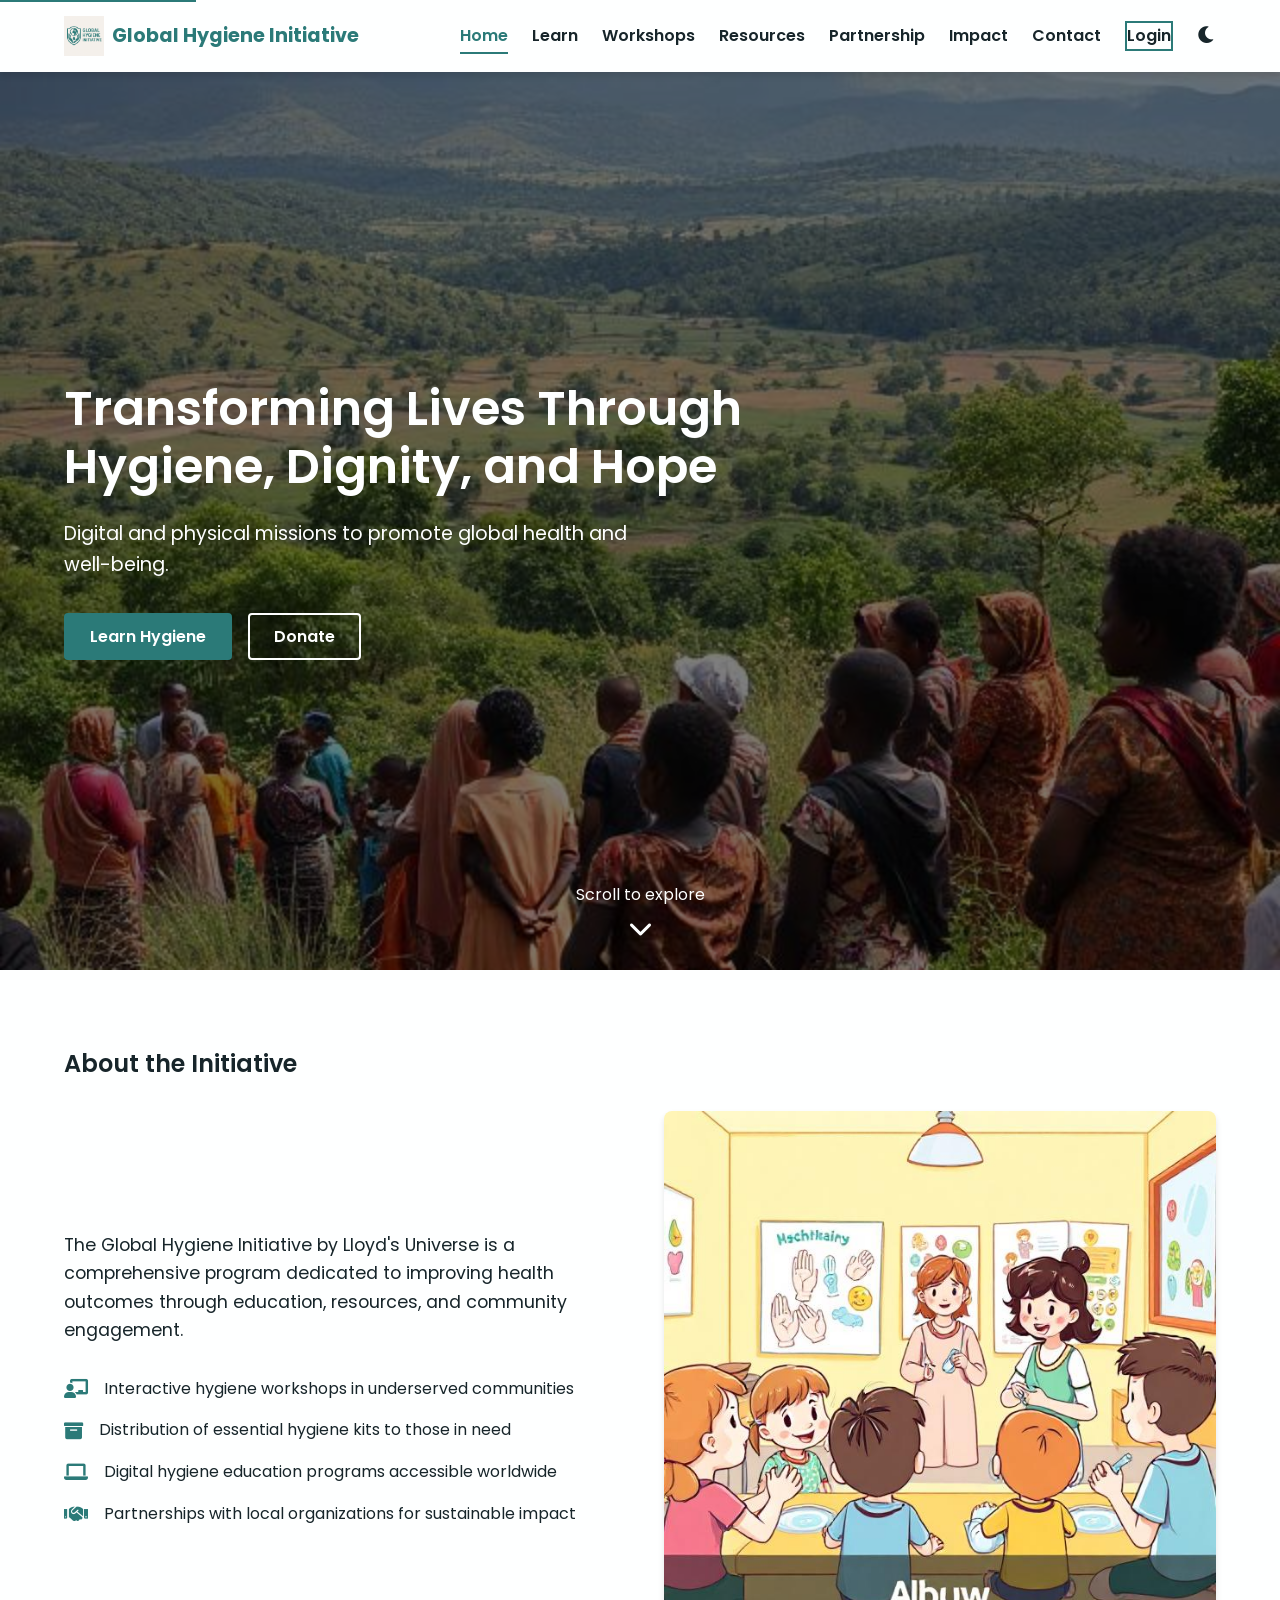
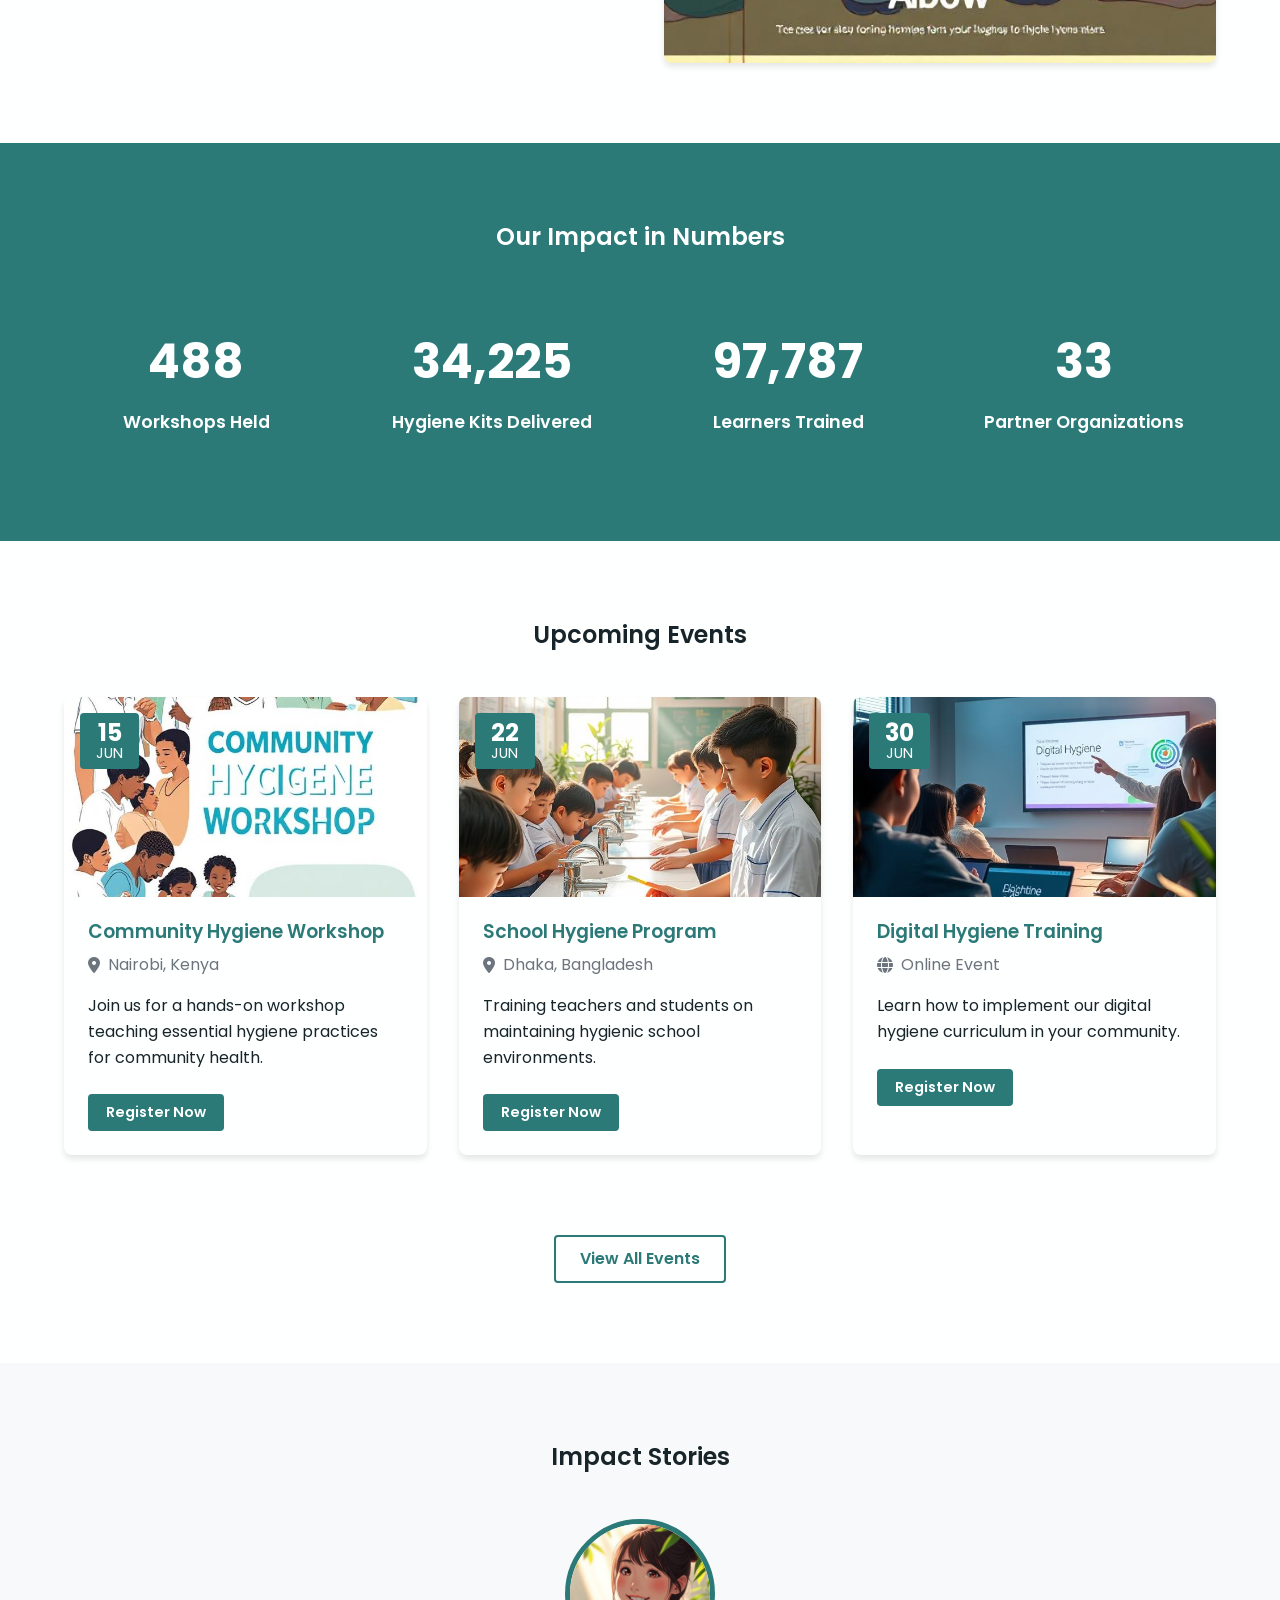
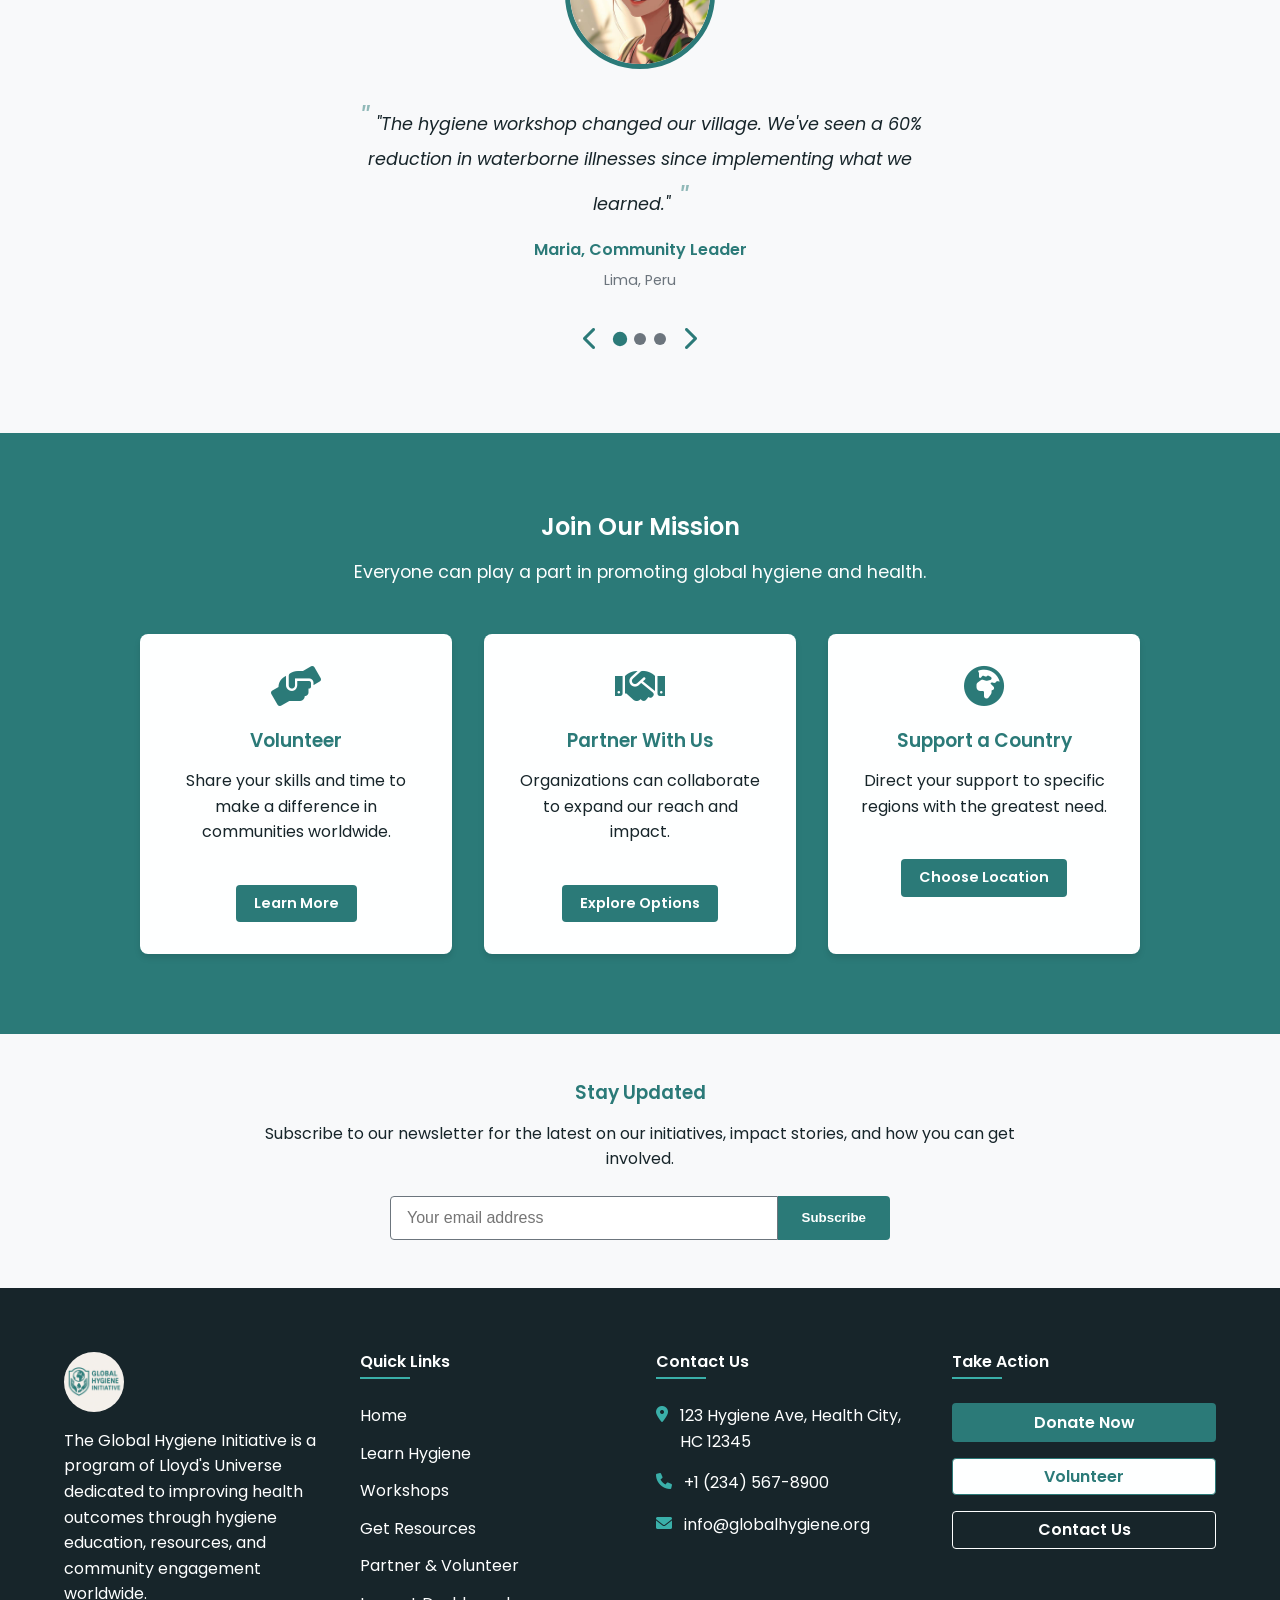
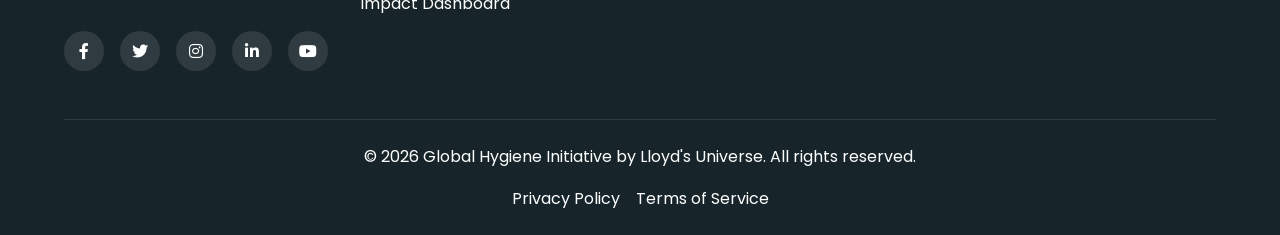
<file: index.html>
<!DOCTYPE html>
<html lang="en">
<head>
    <meta charset="UTF-8">
    <meta name="viewport" content="width=device-width, initial-scale=1.0">
    <meta name="description" content="Global Hygiene Initiative by Lloyd's Universe – transforming lives through hygiene education, resources, and community engagement.">
    <title>Global Hygiene Initiative | Lloyd's Universe</title>
    <!-- Preload & styles -->
    <link rel="preload" href="styles.css" as="style">
    <link rel="stylesheet" href="styles.css">
    <!-- Font Awesome (optimised) -->
    <link rel="stylesheet" href="https://cdnjs.cloudflare.com/ajax/libs/font-awesome/6.0.0-beta3/css/all.min.css" media="print" onload="this.media='all'">
    <!-- Google Fonts with display=swap -->
    <link href="https://fonts.googleapis.com/css2?family=Poppins:wght@300;400;500;600;700&family=Open+Sans:wght@400;600;700&display=swap" rel="stylesheet">
    <!-- Fallback for no-JS -->
    <noscript><link rel="stylesheet" href="https://cdnjs.cloudflare.com/ajax/libs/font-awesome/6.0.0-beta3/css/all.min.css"></noscript>
</head>
<body>
    <!-- Skip to main content (accessibility) -->
    <a href="#main" class="skip-link">Skip to main content</a>

    <!-- Header with navigation -->
    <header class="navbar">
        <div class="container">
            <a href="index.html" class="logo" aria-label="Global Hygiene Initiative home">
                <img src="images/logo.png" alt="Global Hygiene Initiative Logo" width="40" height="40">
                <span>Global Hygiene Initiative</span>
            </a>
            <div class="nav-links">
                <a href="index.html" class="active" aria-current="page">Home</a>
                <a href="learn-hygiene.html" target="_blank" rel="noopener noreferrer">Learn</a>
                <a href="workshops.html">Workshops</a>
                <a href="resources.html">Resources</a>
                <a href="partner.html">Partnership</a>
                <a href="impact.html">Impact</a>
                <a href="contact.html">Contact</a>
                <a href="login.html" class="btn-login">Login</a>
                <button class="theme-toggle" aria-label="Toggle dark mode" title="Toggle dark mode">
                    <i class="fas fa-moon" aria-hidden="true"></i>
                </button>
                <button class="hamburger" aria-label="Menu" aria-expanded="false">
                    <div class="bar" aria-hidden="true"></div>
                    <div class="bar" aria-hidden="true"></div>
                    <div class="bar" aria-hidden="true"></div>
                </button>
            </div>
        </div>
        <!-- Mobile menu (hidden by default) -->
        <div class="mobile-menu" aria-label="mobile navigation">
            <a href="index.html" class="active">Home</a>
            <a href="learn-hygiene.html" rel="noopener noreferrer">Learn</a>
            <a href="workshops.html">Workshops</a>
            <a href="resources.html">Resources</a>
            <a href="partner.html">Partnership</a>
            <a href="impact.html">Impact</a>
            <a href="contact.html">Contact</a>
            <a href="login.html" class="btn-login">Login</a>
        </div>
    </header>

    <!-- Main content -->
    <main id="main">
        <!-- Hero Section -->
        <section class="hero" aria-label="Hero">
            <div class="hero-overlay"></div>
            <div class="container">
                <div class="hero-content">
                    <h1>Transforming Lives Through Hygiene, Dignity, and Hope</h1>
                    <p class="subtext">Digital and physical missions to promote global health and well-being.</p>
                    <div class="hero-buttons">
                        <a href="learn-hygiene.html" class="btn btn-primary" rel="noopener noreferrer">Learn Hygiene</a>
                        <a href="contact.html" class="btn btn-secondary">Donate</a>
                    </div>
                </div>
            </div>
            <div class="scroll-indicator">
                <span>Scroll to explore</span>
                <i class="fas fa-chevron-down" aria-hidden="true"></i>
            </div>
        </section>

        <!-- About the Initiative -->
        <section class="about-section" id="about">
            <div class="container">
                <h2>About the Initiative</h2>
                <div class="about-content">
                    <div class="about-text">
                        <p>The Global Hygiene Initiative by Lloyd's Universe is a comprehensive program dedicated to improving health outcomes through education, resources, and community engagement.</p>
                        <ul class="about-features">
                            <li>
                                <i class="fas fa-chalkboard-teacher" aria-hidden="true"></i>
                                <span>Interactive hygiene workshops in underserved communities</span>
                            </li>
                            <li>
                                <i class="fas fa-archive" aria-hidden="true"></i>
                                <span>Distribution of essential hygiene kits to those in need</span>
                            </li>
                            <li>
                                <i class="fas fa-laptop" aria-hidden="true"></i>
                                <span>Digital hygiene education programs accessible worldwide</span>
                            </li>
                            <li>
                                <i class="fas fa-handshake" aria-hidden="true"></i>
                                <span>Partnerships with local organizations for sustainable impact</span>
                            </li>
                        </ul>
                    </div>
                    <div class="about-image">
                        <img src="images/about-image.jpg" alt="Children learning about hygiene" loading="lazy" width="600" height="400">
                    </div>
                </div>
            </div>
        </section>

        <!-- Impact Counter -->
        <section class="impact-counter" id="impact">
            <div class="container">
                <h2>Our Impact in Numbers</h2>
                <div class="counter-grid">
                    <div class="counter-item">
                        <div class="counter" data-target="1250" aria-label="1250 workshops held">0</div>
                        <p>Workshops Held</p>
                    </div>
                    <div class="counter-item">
                        <div class="counter" data-target="87500" aria-label="87500 hygiene kits delivered">0</div>
                        <p>Hygiene Kits Delivered</p>
                    </div>
                    <div class="counter-item">
                        <div class="counter" data-target="250000" aria-label="250000 learners trained">0</div>
                        <p>Learners Trained</p>
                    </div>
                    <div class="counter-item">
                        <div class="counter" data-target="85" aria-label="85 partner organizations">0</div>
                        <p>Partner Organizations</p>
                    </div>
                </div>
            </div>
        </section>

        <!-- Upcoming Events -->
        <section class="events-section" id="events">
            <div class="container">
                <h2>Upcoming Events</h2>
                <div class="events-grid">
                    <article class="event-card">
                        <div class="event-image">
                            <img src="images/event1.jpg" alt="Hygiene workshop in Nairobi" loading="lazy" width="400" height="250">
                            <div class="event-date">
                                <time datetime="2025-06-15"><span class="day">15</span> <span class="month">JUN</span></time>
                            </div>
                        </div>
                        <div class="event-content">
                            <h3>Community Hygiene Workshop</h3>
                            <p class="event-location"><i class="fas fa-map-marker-alt" aria-hidden="true"></i> Nairobi, Kenya</p>
                            <p class="event-description">Join us for a hands-on workshop teaching essential hygiene practices for community health.</p>
                            <a href="register.html" class="btn btn-event" target="_blank" rel="noopener noreferrer">Register Now</a>
                        </div>
                    </article>
                    <article class="event-card">
                        <div class="event-image">
                            <img src="images/event2.jpg" alt="School program in Dhaka" loading="lazy" width="400" height="250">
                            <div class="event-date">
                                <time datetime="2025-06-22"><span class="day">22</span> <span class="month">JUN</span></time>
                            </div>
                        </div>
                        <div class="event-content">
                            <h3>School Hygiene Program</h3>
                            <p class="event-location"><i class="fas fa-map-marker-alt" aria-hidden="true"></i> Dhaka, Bangladesh</p>
                            <p class="event-description">Training teachers and students on maintaining hygienic school environments.</p>
                            <a href="register.html" class="btn btn-event" target="_blank" rel="noopener noreferrer">Register Now</a>
                        </div>
                    </article>
                    <article class="event-card">
                        <div class="event-image">
                            <img src="images/event3.jpg" alt="Digital training online" loading="lazy" width="400" height="250">
                            <div class="event-date">
                                <time datetime="2025-06-30"><span class="day">30</span> <span class="month">JUN</span></time>
                            </div>
                        </div>
                        <div class="event-content">
                            <h3>Digital Hygiene Training</h3>
                            <p class="event-location"><i class="fas fa-globe" aria-hidden="true"></i> Online Event</p>
                            <p class="event-description">Learn how to implement our digital hygiene curriculum in your community.</p>
                            <a href="register.html" class="btn btn-event" target="_blank" rel="noopener noreferrer">Register Now</a>
                        </div>
                    </article>
                </div>
                <div class="view-all">
                    <a href="workshops.html" class="btn btn-view-all">View All Events</a>
                </div>
            </div>
        </section>

        <!-- Testimonials -->
        <section class="testimonials-section" id="testimonials">
            <div class="container">
                <h2>Impact Stories</h2>
                <div class="testimonials-carousel" aria-live="polite">
                    <div class="testimonial active">
                        <div class="testimonial-content">
                            <img src="images/testimonial1.jpg" alt="Portrait of Maria, community leader from Peru" class="testimonial-image" loading="lazy" width="150" height="150">
                            <div class="testimonial-text">
                                <p>"The hygiene workshop changed our village. We've seen a 60% reduction in waterborne illnesses since implementing what we learned."</p>
                                <h4>Maria, Community Leader</h4>
                                <span>Lima, Peru</span>
                            </div>
                        </div>
                    </div>
                    <div class="testimonial">
                        <div class="testimonial-content">
                            <img src="images/testimonial2.jpg" alt="Portrait of James, school teacher from Nigeria" class="testimonial-image" loading="lazy" width="150" height="150">
                            <div class="testimonial-text">
                                <p>"As a teacher, the hygiene curriculum has been invaluable. My students are healthier and more attentive in class."</p>
                                <h4>James, School Teacher</h4>
                                <span>Lagos, Nigeria</span>
                            </div>
                        </div>
                    </div>
                    <div class="testimonial">
                        <div class="testimonial-content">
                            <img src="images/testimonial3.jpg" alt="Portrait of Aisha, mother from Indonesia" class="testimonial-image" loading="lazy" width="150" height="150">
                            <div class="testimonial-text">
                                <p>"The hygiene kits saved my family during the floods. Having clean water and sanitation supplies prevented disease when we needed it most."</p>
                                <h4>Aisha, Mother of Three</h4>
                                <span>Jakarta, Indonesia</span>
                            </div>
                        </div>
                    </div>
                    <div class="carousel-controls">
                        <button class="carousel-prev" aria-label="Previous testimonial"><i class="fas fa-chevron-left" aria-hidden="true"></i></button>
                        <div class="carousel-indicators" role="tablist">
                            <button class="indicator active" data-slide="0" aria-label="Testimonial 1" aria-selected="true" role="tab"></button>
                            <button class="indicator" data-slide="1" aria-label="Testimonial 2" aria-selected="false" role="tab"></button>
                            <button class="indicator" data-slide="2" aria-label="Testimonial 3" aria-selected="false" role="tab"></button>
                        </div>
                        <button class="carousel-next" aria-label="Next testimonial"><i class="fas fa-chevron-right" aria-hidden="true"></i></button>
                    </div>
                </div>
            </div>
        </section>

        <!-- Get Involved -->
        <section class="cta-section" id="get-involved">
            <div class="container">
                <h2>Join Our Mission</h2>
                <p class="cta-subtext">Everyone can play a part in promoting global hygiene and health.</p>
                <div class="cta-grid">
                    <div class="cta-card">
                        <i class="fas fa-hands-helping" aria-hidden="true"></i>
                        <h3>Volunteer</h3>
                        <p>Share your skills and time to make a difference in communities worldwide.</p>
                        <a href="partner.html#volunteer" class="btn btn-cta">Learn More</a>
                    </div>
                    <div class="cta-card">
                        <i class="fas fa-handshake" aria-hidden="true"></i>
                        <h3>Partner With Us</h3>
                        <p>Organizations can collaborate to expand our reach and impact.</p>
                        <a href="partner.html#partnership" class="btn btn-cta">Explore Options</a>
                    </div>
                    <div class="cta-card">
                        <i class="fas fa-globe-africa" aria-hidden="true"></i>
                        <h3>Support a Country</h3>
                        <p>Direct your support to specific regions with the greatest need.</p>
                        <a href="#" class="btn btn-cta" aria-label="Choose location (coming soon)">Choose Location</a>
                    </div>
                </div>
            </div>
        </section>

        <!-- Newsletter -->
        <section class="newsletter-section" id="newsletter">
            <div class="container">
                <div class="newsletter-content">
                    <div class="newsletter-text">
                        <h3>Stay Updated</h3>
                        <p>Subscribe to our newsletter for the latest on our initiatives, impact stories, and how you can get involved.</p>
                    </div>
                    <form class="newsletter-form" novalidate>
                        <label for="newsletter-email" class="visually-hidden">Your email address</label>
                        <input type="email" id="newsletter-email" placeholder="Your email address" required>
                        <button type="submit" class="btn btn-subscribe">Subscribe</button>
                    </form>
                </div>
            </div>
        </section>
    </main>

    <!-- Footer -->
    <footer class="footer">
        <div class="container">
            <div class="footer-grid">
                <div class="footer-col footer-about">
                    <img src="images/logo-white.png" alt="Global Hygiene Initiative Logo" class="footer-logo" width="60" height="60">
                    <p>The Global Hygiene Initiative is a program of Lloyd's Universe dedicated to improving health outcomes through hygiene education, resources, and community engagement worldwide.</p>
                    <div class="social-links">
                        <a href="#" aria-label="Facebook" rel="noopener noreferrer"><i class="fab fa-facebook-f" aria-hidden="true"></i></a>
                        <a href="#" aria-label="Twitter" rel="noopener noreferrer"><i class="fab fa-twitter" aria-hidden="true"></i></a>
                        <a href="#" aria-label="Instagram" rel="noopener noreferrer"><i class="fab fa-instagram" aria-hidden="true"></i></a>
                        <a href="#" aria-label="LinkedIn" rel="noopener noreferrer"><i class="fab fa-linkedin-in" aria-hidden="true"></i></a>
                        <a href="#" aria-label="YouTube" rel="noopener noreferrer"><i class="fab fa-youtube" aria-hidden="true"></i></a>
                    </div>
                </div>
                <div class="footer-col footer-links">
                    <h4>Quick Links</h4>
                    <ul>
                        <li><a href="index.html">Home</a></li>
                        <li><a href="learn-hygiene.html" rel="noopener noreferrer">Learn Hygiene</a></li>
                        <li><a href="workshops.html">Workshops</a></li>
                        <li><a href="resources.html">Get Resources</a></li>
                        <li><a href="partner.html">Partner & Volunteer</a></li>
                        <li><a href="impact.html">Impact Dashboard</a></li>
                    </ul>
                </div>
                <div class="footer-col footer-contact">
                    <h4>Contact Us</h4>
                    <ul>
                        <li><i class="fas fa-map-marker-alt" aria-hidden="true"></i> 123 Hygiene Ave, Health City, HC 12345</li>
                        <li><i class="fas fa-phone" aria-hidden="true"></i> +1 (234) 567-8900</li>
                        <li><i class="fas fa-envelope" aria-hidden="true"></i> info@globalhygiene.org</li>
                    </ul>
                </div>
                <div class="footer-col footer-actions">
                    <h4>Take Action</h4>
                    <a href="contact.html" class="btn btn-donate">Donate Now</a>
                    <a href="partner.html" class="btn btn-volunteer">Volunteer</a>
                    <a href="contact.html" class="btn btn-contact">Contact Us</a>
                </div>
            </div>
            <div class="footer-bottom">
                <p>&copy; 2026 Global Hygiene Initiative by Lloyd's Universe. All rights reserved.</p>
                <div class="footer-legal">
                    <a href="#">Privacy Policy</a>
                    <a href="#">Terms of Service</a>
                </div>
            </div>
        </div>
    </footer>

    <script src="script.js" defer></script>
</body>
</html>
</file>
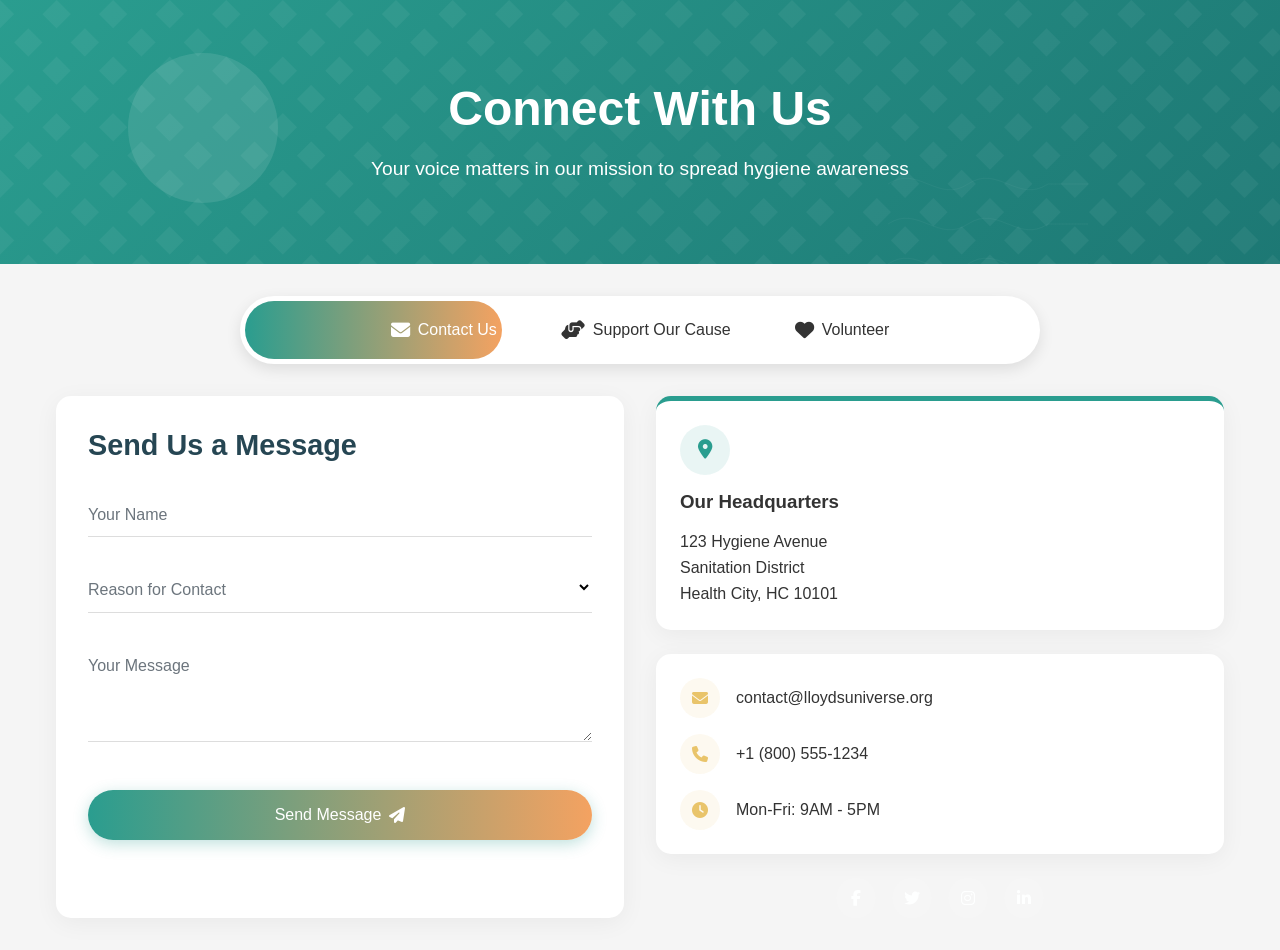
<file: contact.html>
<!DOCTYPE html>
<html lang="en">
<head>
    <meta charset="UTF-8">
    <meta name="viewport" content="width=device-width, initial-scale=1.0">
    <title>Contact & Support | Lloyd's Universe</title>
    <link rel="stylesheet" href="styles.css">
    <link rel="stylesheet" href="contact.css">
    <link rel="stylesheet" href="https://cdnjs.cloudflare.com/ajax/libs/font-awesome/6.4.0/css/all.min.css">
</head>
<body>
    <header class="contact-header">
        <div class="header-overlay"></div>
        <h1>Connect With Us</h1>
        <p>Your voice matters in our mission to spread hygiene awareness</p>
        <div class="header-shapes">
            <div class="shape-bubble"></div>
            <div class="shape-wave"></div>
        </div>
    </header>

    <main class="contact-container">
        <!-- Interactive Path Selector -->
        <div class="path-selector">
            <div class="path-option active" data-path="contact">
                <i class="fas fa-envelope"></i>
                <span>Contact Us</span>
            </div>
            <div class="path-option" data-path="support">
                <i class="fas fa-hands-helping"></i>
                <span>Support Our Cause</span>
            </div>
            <div class="path-option" data-path="volunteer">
                <i class="fas fa-heart"></i>
                <span>Volunteer</span>
            </div>
            <div class="selector-highlight"></div>
        </div>

        <!-- Contact Form Section -->
        <section class="contact-section active-section" id="contact-section">
            <div class="contact-grid">
                <div class="contact-form-container">
                    <h2>Send Us a Message</h2>
                    <form id="contactForm" class="floating-form">
                        <div class="form-group">
                            <input type="text" id="name" required>
                            <label for="name">Your Name</label>
                            <div class="underline"></div>
                        </div>
                        
                        <div class="form-group">
                            <select id="reason" required>
                                <option value=""></option>
                                <option value="general">General Inquiry</option>
                                <option value="partnership">Partnership Opportunity</option>
                                <option value="media">Media Inquiry</option>
                                <option value="feedback">Feedback/Suggestions</option>
                                <option value="other">Other</option>
                            </select>
                            <label for="reason">Reason for Contact</label>
                            <div class="underline"></div>
                        </div>
                        
                        <div class="form-group">
                            <textarea id="message" rows="4" required></textarea>
                            <label for="message">Your Message</label>
                            <div class="underline"></div>
                        </div>
                        
                        <button type="submit" class="interactive-btn">
                            <span>Send Message</span>
                            <i class="fas fa-paper-plane"></i>
                        </button>
                    </form>
                </div>
                
                <div class="contact-info-container">
                    <div class="info-card hq-card">
                        <div class="card-icon">
                            <i class="fas fa-map-marker-alt"></i>
                        </div>
                        <h3>Our Headquarters</h3>
                        <p>123 Hygiene Avenue<br>Sanitation District<br>Health City, HC 10101</p>
                    </div>
                    
                    <div class="info-card contact-methods">
                        <div class="contact-method">
                            <div class="method-icon">
                                <i class="fas fa-envelope"></i>
                            </div>
                            <a href="mailto:contact@lloydsuniverse.org">contact@lloydsuniverse.org</a>
                        </div>
                        <div class="contact-method">
                            <div class="method-icon">
                                <i class="fas fa-phone"></i>
                            </div>
                            <a href="tel:+18005551234">+1 (800) 555-1234</a>
                        </div>
                        <div class="contact-method">
                            <div class="method-icon">
                                <i class="fas fa-clock"></i>
                            </div>
                            <p>Mon-Fri: 9AM - 5PM</p>
                        </div>
                    </div>
                    
                    <div class="social-links">
                        <a href="#" class="social-icon" aria-label="Facebook"><i class="fab fa-facebook-f"></i></a>
                        <a href="#" class="social-icon" aria-label="Twitter"><i class="fab fa-twitter"></i></a>
                        <a href="#" class="social-icon" aria-label="Instagram"><i class="fab fa-instagram"></i></a>
                        <a href="#" class="social-icon" aria-label="LinkedIn"><i class="fab fa-linkedin-in"></i></a>
                    </div>
                </div>
            </div>
        </section>

        <!-- Support Section -->
        <section class="support-section" id="support-section">
            <h2>Support Our Mission</h2>
            <p class="support-intro">Every contribution helps us spread hygiene awareness and create healthier communities.</p>
            
            <div class="donation-options">
                <div class="donation-card" data-amount="25">
                    <div class="donation-bubble">
                        <i class="fas fa-hand-holding-water"></i>
                    </div>
                    <h3>One-Time Donation</h3>
                    <p>Support our immediate hygiene initiatives</p>
                    <div class="amount-selector">
                        <span>$</span>
                        <input type="number" value="25" min="1">
                    </div>
                    <button class="donate-btn">Donate Now</button>
                </div>
                
                <div class="donation-card featured" data-amount="100">
                    <div class="donation-bubble">
                        <i class="fas fa-user-shield"></i>
                    </div>
                    <h3>Sponsor an Ambassador</h3>
                    <p>Fund a hygiene ambassador for one month</p>
                    <div class="amount-selector">
                        <span>$</span>
                        <input type="number" value="100" min="50">
                    </div>
                    <button class="donate-btn">Sponsor Now</button>
                    <div class="featured-badge">Most Popular</div>
                </div>
                
                <div class="donation-card" data-amount="500">
                    <div class="donation-bubble">
                        <i class="fas fa-building"></i>
                    </div>
                    <h3>Corporate Partnership</h3>
                    <p>Align your brand with our cause</p>
                    <div class="amount-selector">
                        <span>$</span>
                        <input type="number" value="500" min="100">
                    </div>
                    <button class="donate-btn">Partner With Us</button>
                </div>
            </div>
            
            <div class="impact-meter">
                <h3>Your Impact Meter</h3>
                <div class="meter-container">
                    <div class="meter-fill" style="width: 65%"></div>
                </div>
                <div class="impact-stats">
                    <div class="stat">
                        <span class="stat-number">1,245</span>
                        <span class="stat-label">Hygiene Kits</span>
                    </div>
                    <div class="stat">
                        <span class="stat-number">78</span>
                        <span class="stat-label">Ambassadors</span>
                    </div>
                    <div class="stat">
                        <span class="stat-number">15</span>
                        <span class="stat-label">Communities</span>
                    </div>
                </div>
            </div>
        </section>

        <!-- Volunteer Section -->
        <section class="volunteer-section" id="volunteer-section">
            <div class="volunteer-hero">
                <h2>Join Our Volunteer Team</h2>
                <p>Become a hygiene champion in your community</p>
            </div>
            
            <div class="volunteer-options">
                <div class="volunteer-card">
                    <div class="volunteer-icon">
                        <i class="fas fa-chalkboard-teacher"></i>
                    </div>
                    <h3>Community Educator</h3>
                    <p>Teach hygiene practices in local schools and communities</p>
                    <button class="volunteer-cta">Learn More</button>
                </div>
                
                <div class="volunteer-card">
                    <div class="volunteer-icon">
                        <i class="fas fa-box-open"></i>
                    </div>
                    <h3>Kit Assembler</h3>
                    <p>Help prepare hygiene kits for distribution</p>
                    <button class="volunteer-cta">Learn More</button>
                </div>
                
                <div class="volunteer-card">
                    <div class="volunteer-icon">
                        <i class="fas fa-laptop-code"></i>
                    </div>
                    <h3>Digital Volunteer</h3>
                    <p>Support our online campaigns and content creation</p>
                    <button class="volunteer-cta">Learn More</button>
                </div>
            </div>
            
            <div class="volunteer-testimonials">
                <h3>What Our Volunteers Say</h3>
                <div class="testimonial-carousel">
                    <!-- Testimonials would be added here -->
                </div>
            </div>
        </section>
    </main>

    <script src="contact.js"></script>
</body>
</html>
</file>
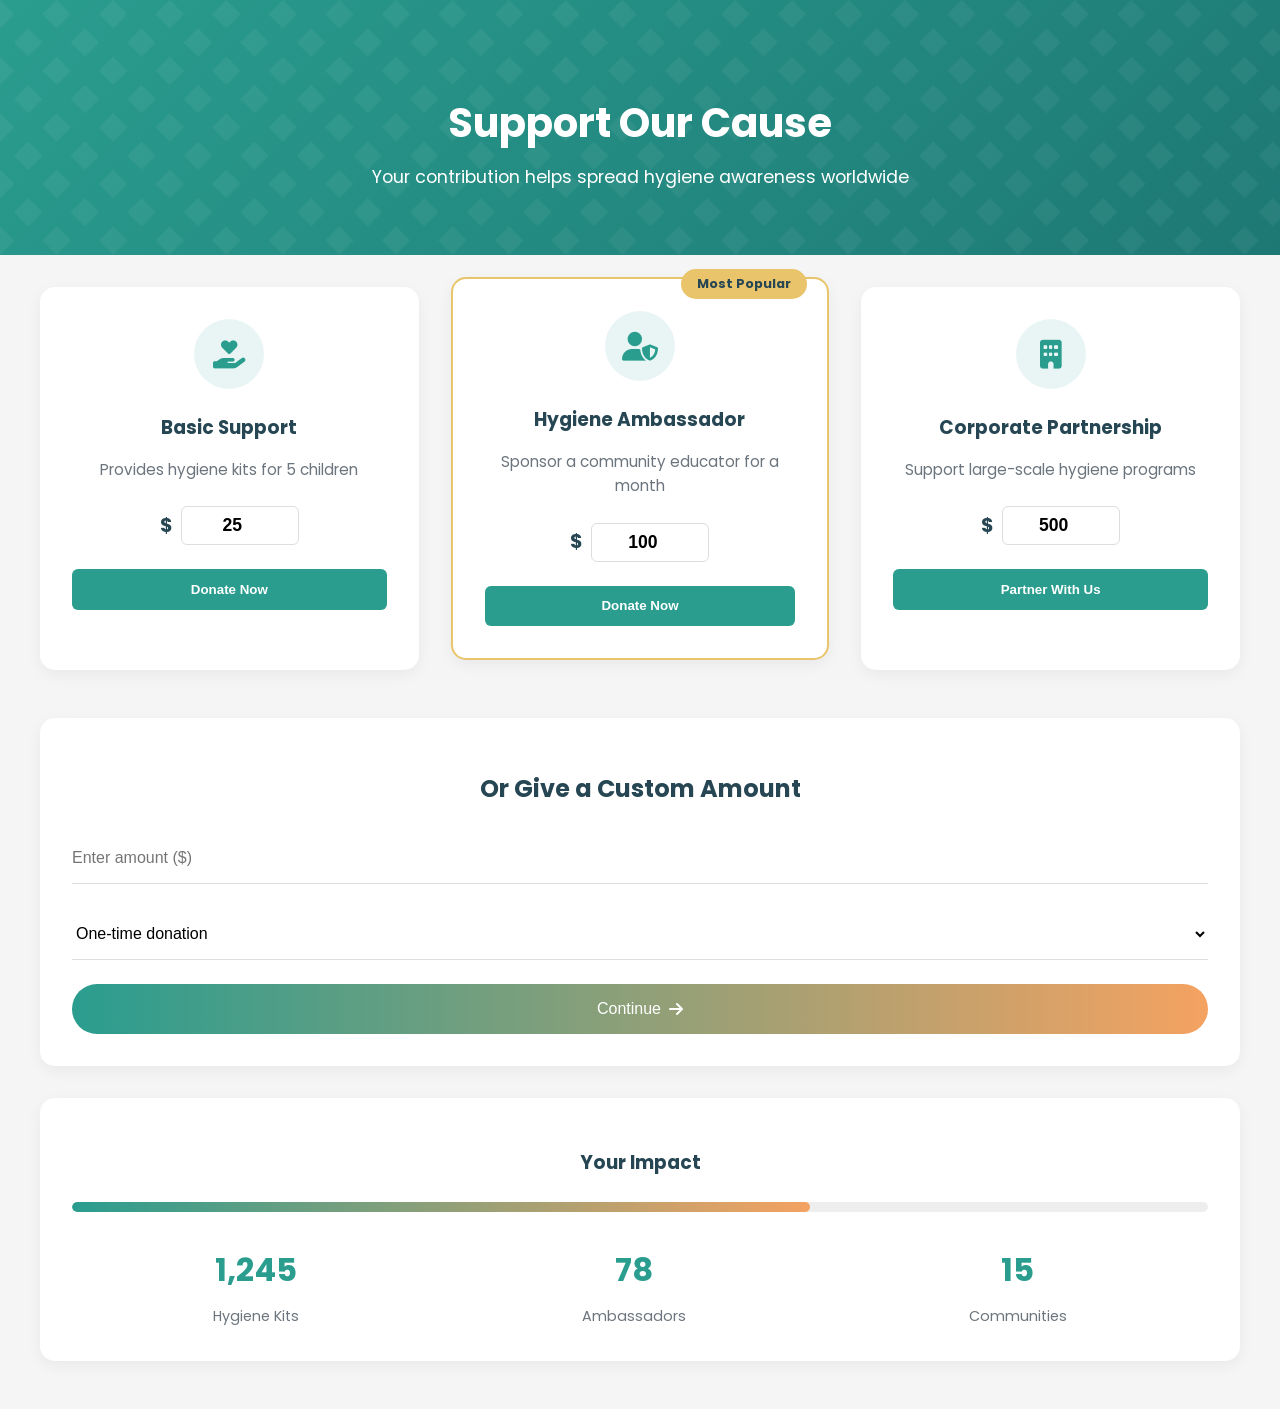
<file: donation.html>
<!DOCTYPE html>
<html lang="en">
<head>
    <meta charset="UTF-8">
    <meta name="viewport" content="width=device-width, initial-scale=1.0">
    <title>Donate | Lloyd's Universe</title>
    <link rel="stylesheet" href="https://cdnjs.cloudflare.com/ajax/libs/font-awesome/6.4.0/css/all.min.css">
    <link href="https://fonts.googleapis.com/css2?family=Poppins:wght@400;500;600;700&display=swap" rel="stylesheet">
    <link rel="stylesheet" href="donation.css">
</head>
<body class="donate-body">
    <!-- Header (Matches Previous Pages) -->
    <header class="donate-header">
        <div class="header-overlay"></div>
        <h1>Support Our Cause</h1>
        <p>Your contribution helps spread hygiene awareness worldwide</p>
    </header>

    <!-- Main Donation Container -->
    <main class="donate-container">
        <!-- Donation Options -->
        <div class="donation-options">
            <div class="donation-card" data-amount="25">
                <div class="card-icon">
                    <i class="fas fa-hand-holding-heart"></i>
                </div>
                <h3>Basic Support</h3>
                <p>Provides hygiene kits for 5 children</p>
                <div class="amount-selector">
                    <span>$</span>
                    <input type="number" value="25" min="5">
                </div>
                <button class="donate-btn">Donate Now</button>
            </div>

            <div class="donation-card featured" data-amount="100">
                <div class="card-icon">
                    <i class="fas fa-user-shield"></i>
                </div>
                <h3>Hygiene Ambassador</h3>
                <p>Sponsor a community educator for a month</p>
                <div class="amount-selector">
                    <span>$</span>
                    <input type="number" value="100" min="50">
                </div>
                <button class="donate-btn">Donate Now</button>
                <div class="featured-badge">Most Popular</div>
            </div>

            <div class="donation-card" data-amount="500">
                <div class="card-icon">
                    <i class="fas fa-building"></i>
                </div>
                <h3>Corporate Partnership</h3>
                <p>Support large-scale hygiene programs</p>
                <div class="amount-selector">
                    <span>$</span>
                    <input type="number" value="500" min="100">
                </div>
                <button class="donate-btn">Partner With Us</button>
            </div>
        </div>

        <!-- Custom Donation Form -->
        <div class="custom-donation">
            <h2>Or Give a Custom Amount</h2>
            <form id="customDonationForm">
                <div class="form-group">
                    <input type="number" id="customAmount" min="1" placeholder="Enter amount ($)">
                    <div class="underline"></div>
                </div>
                <div class="form-group">
                    <select id="donationFrequency">
                        <option value="one-time">One-time donation</option>
                        <option value="monthly">Monthly</option>
                        <option value="yearly">Yearly</option>
                    </select>
                    <div class="underline"></div>
                </div>
                <button type="submit" class="interactive-btn">
                    <span>Continue</span>
                    <i class="fas fa-arrow-right"></i>
                </button>
            </form>
        </div>

        <!-- Impact Meter -->
        <div class="impact-meter">
            <h3>Your Impact</h3>
            <div class="meter-container">
                <div class="meter-fill" style="width: 65%"></div>
            </div>
            <div class="impact-stats">
                <div class="stat">
                    <span class="stat-number">1,245</span>
                    <span class="stat-label">Hygiene Kits</span>
                </div>
                <div class="stat">
                    <span class="stat-number">78</span>
                    <span class="stat-label">Ambassadors</span>
                </div>
                <div class="stat">
                    <span class="stat-number">15</span>
                    <span class="stat-label">Communities</span>
                </div>
            </div>
        </div>
    </main>

    <script src="donation.js"></script>
</body>
</html>
</file>
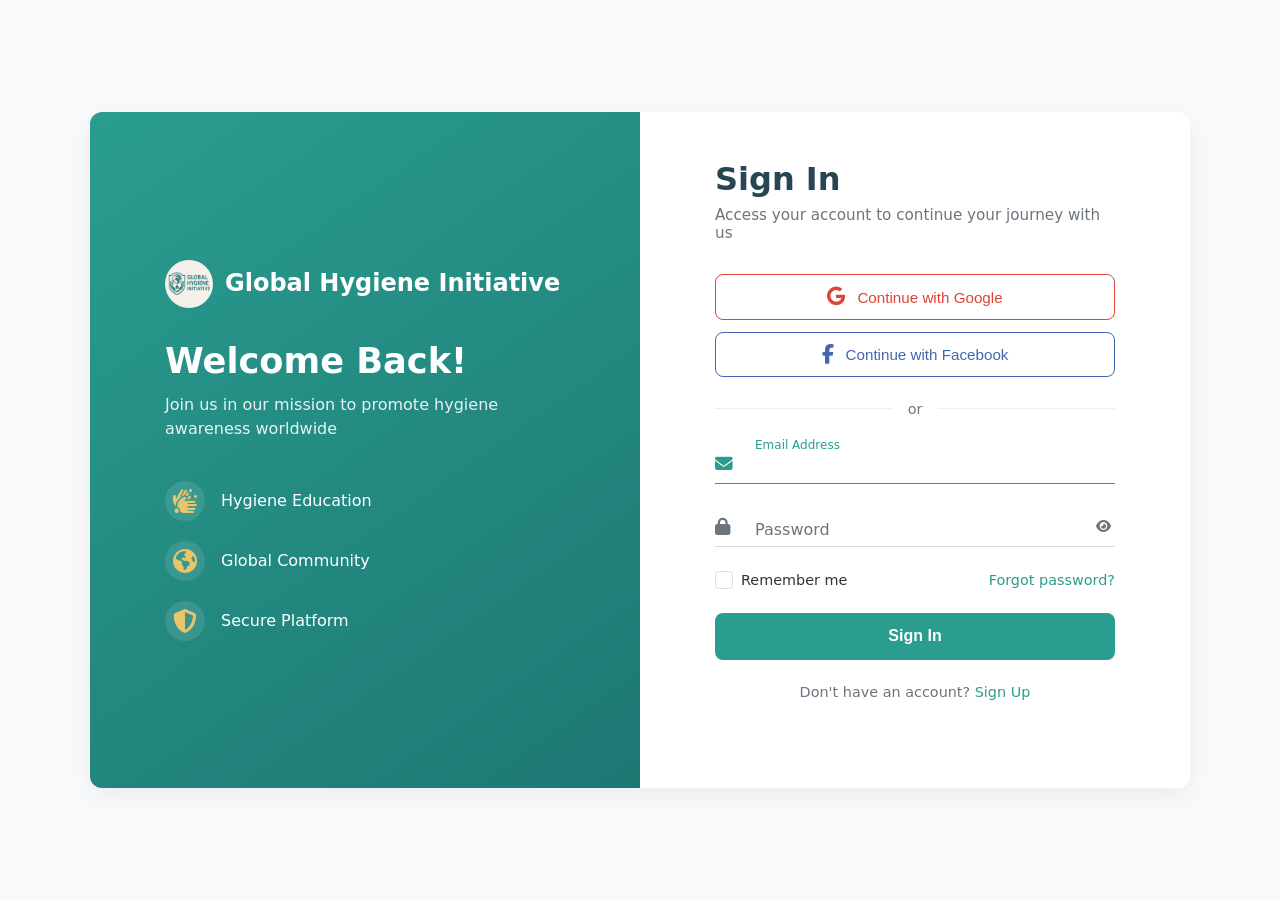
<file: login.html>
<!DOCTYPE html>
<html lang="en">
<head>
    <meta charset="UTF-8">
    <meta name="viewport" content="width=device-width, initial-scale=1.0">
    <title>Login | Global Hygiene Initiative</title>
    <!-- Preload critical assets -->
    <link rel="preload" href="login.css" as="style">
    <link rel="preload" href="https://cdnjs.cloudflare.com/ajax/libs/font-awesome/6.4.0/css/all.min.css" as="style" crossorigin>
    <!-- Stylesheets -->
    <link rel="stylesheet" href="login.css">
    <link rel="stylesheet" href="https://cdnjs.cloudflare.com/ajax/libs/font-awesome/6.4.0/css/all.min.css">
</head>
<body>
    <div class="login-container">
        <!-- Left Column - Branding -->
        <div class="branding-col">
            <div class="branding-content">
                <div class="logo">
                    <img src="/images/logo.png" alt="Global Hygiene Initiative Logo" width="48" height="48">
                    <h1>Global Hygiene Initiative</h1>
                </div>
                <h2>Welcome Back!</h2>
                <p class="branding-description">Join us in our mission to promote hygiene awareness worldwide</p>
                <div class="features">
                    <div class="feature">
                        <i class="fas fa-hands-wash" aria-hidden="true"></i>
                        <span>Hygiene Education</span>
                    </div>
                    <div class="feature">
                        <i class="fas fa-globe-americas" aria-hidden="true"></i>
                        <span>Global Community</span>
                    </div>
                    <div class="feature">
                        <i class="fas fa-shield-alt" aria-hidden="true"></i>
                        <span>Secure Platform</span>
                    </div>
                </div>
            </div>
        </div>

        <!-- Right Column - Forms -->
        <div class="form-col">
            <div class="form-wrapper">
                <!-- Login Form (default visible) -->
                <form id="loginForm" class="auth-form active" aria-labelledby="login-heading">
                    <h2 id="login-heading">Sign In</h2>
                    <p class="form-intro">Access your account to continue your journey with us</p>

                    <div class="social-login">
                        <button type="button" class="social-btn google">
                            <i class="fab fa-google" aria-hidden="true"></i>
                            <span>Continue with Google</span>
                        </button>
                        <button type="button" class="social-btn facebook">
                            <i class="fab fa-facebook-f" aria-hidden="true"></i>
                            <span>Continue with Facebook</span>
                        </button>
                    </div>

                    <div class="divider" role="separator" aria-label="or continue with email">
                        <span>or</span>
                    </div>

                    <div class="input-group">
                        <div class="input-field">
                            <input type="email" id="email" required placeholder=" ">
                            <label for="email">Email Address</label>
                            <i class="fas fa-envelope input-icon" aria-hidden="true"></i>
                        </div>
                        <div class="input-field">
                            <input type="password" id="password" required placeholder=" ">
                            <label for="password">Password</label>
                            <i class="fas fa-lock input-icon" aria-hidden="true"></i>
                            <button type="button" class="toggle-password" aria-label="Show password" aria-pressed="false">
                                <i class="fas fa-eye" aria-hidden="true"></i>
                            </button>
                        </div>
                    </div>

                    <div class="form-options">
                        <label class="checkbox-label">
                            <input type="checkbox" id="remember">
                            <span class="checkmark" aria-hidden="true"></span>
                            Remember me
                        </label>
                        <a href="#" class="forgot-link" id="forgotPasswordLink">Forgot password?</a>
                    </div>

                    <button type="submit" class="btn-primary">Sign In</button>

                    <p class="auth-switch">
                        Don't have an account? <a href="#" id="switchToRegister">Sign Up</a>
                    </p>
                </form>

                <!-- Registration Form (hidden) -->
                <form id="registerForm" class="auth-form" aria-labelledby="register-heading" hidden>
                    <h2 id="register-heading">Create Account</h2>
                    <p class="form-intro">Join our community to support hygiene awareness</p>

                    <div class="input-group">
                        <div class="input-field">
                            <input type="text" id="fullName" required placeholder=" ">
                            <label for="fullName">Full Name</label>
                            <i class="fas fa-user input-icon" aria-hidden="true"></i>
                        </div>
                        <div class="input-field">
                            <input type="email" id="registerEmail" required placeholder=" ">
                            <label for="registerEmail">Email Address</label>
                            <i class="fas fa-envelope input-icon" aria-hidden="true"></i>
                        </div>
                        <div class="input-field">
                            <input type="password" id="registerPassword" required placeholder=" ">
                            <label for="registerPassword">Password</label>
                            <i class="fas fa-lock input-icon" aria-hidden="true"></i>
                            <button type="button" class="toggle-password" aria-label="Show password" aria-pressed="false">
                                <i class="fas fa-eye" aria-hidden="true"></i>
                            </button>
                        </div>
                        <div class="input-field">
                            <input type="password" id="confirmPassword" required placeholder=" ">
                            <label for="confirmPassword">Confirm Password</label>
                            <i class="fas fa-lock input-icon" aria-hidden="true"></i>
                        </div>
                    </div>

                    <div class="password-strength" aria-live="polite">
                        <div class="strength-meter">
                            <span class="strength-bar"></span>
                            <span class="strength-bar"></span>
                            <span class="strength-bar"></span>
                            <span class="strength-bar"></span>
                        </div>
                        <span class="strength-text">Password Strength</span>
                    </div>

                    <label class="checkbox-label terms">
                        <input type="checkbox" id="agreeTerms" required>
                        <span class="checkmark" aria-hidden="true"></span>
                        I agree to the <a href="#">Terms of Service</a> and <a href="#">Privacy Policy</a>
                    </label>

                    <button type="submit" class="btn-primary">Create Account</button>

                    <p class="auth-switch">
                        Already have an account? <a href="#" id="switchToLogin">Sign In</a>
                    </p>
                </form>

                <!-- Password Reset Form (hidden) -->
                <form id="resetForm" class="auth-form" aria-labelledby="reset-heading" hidden>
                    <h2 id="reset-heading">Reset Password</h2>
                    <p class="form-intro">Enter your email to receive a password reset link</p>

                    <div class="input-group">
                        <div class="input-field">
                            <input type="email" id="resetEmail" required placeholder=" ">
                            <label for="resetEmail">Email Address</label>
                            <i class="fas fa-envelope input-icon" aria-hidden="true"></i>
                        </div>
                    </div>

                    <button type="submit" class="btn-primary">Send Reset Link</button>

                    <p class="auth-switch">
                        Remember your password? <a href="#" id="resetBackToLogin">Sign In</a>
                    </p>
                </form>

                <!-- Inline message container -->
                <div class="form-message" aria-live="polite"></div>
            </div>
        </div>
    </div>

    <script src="login.js" defer></script>
</body>
</html>
</file>
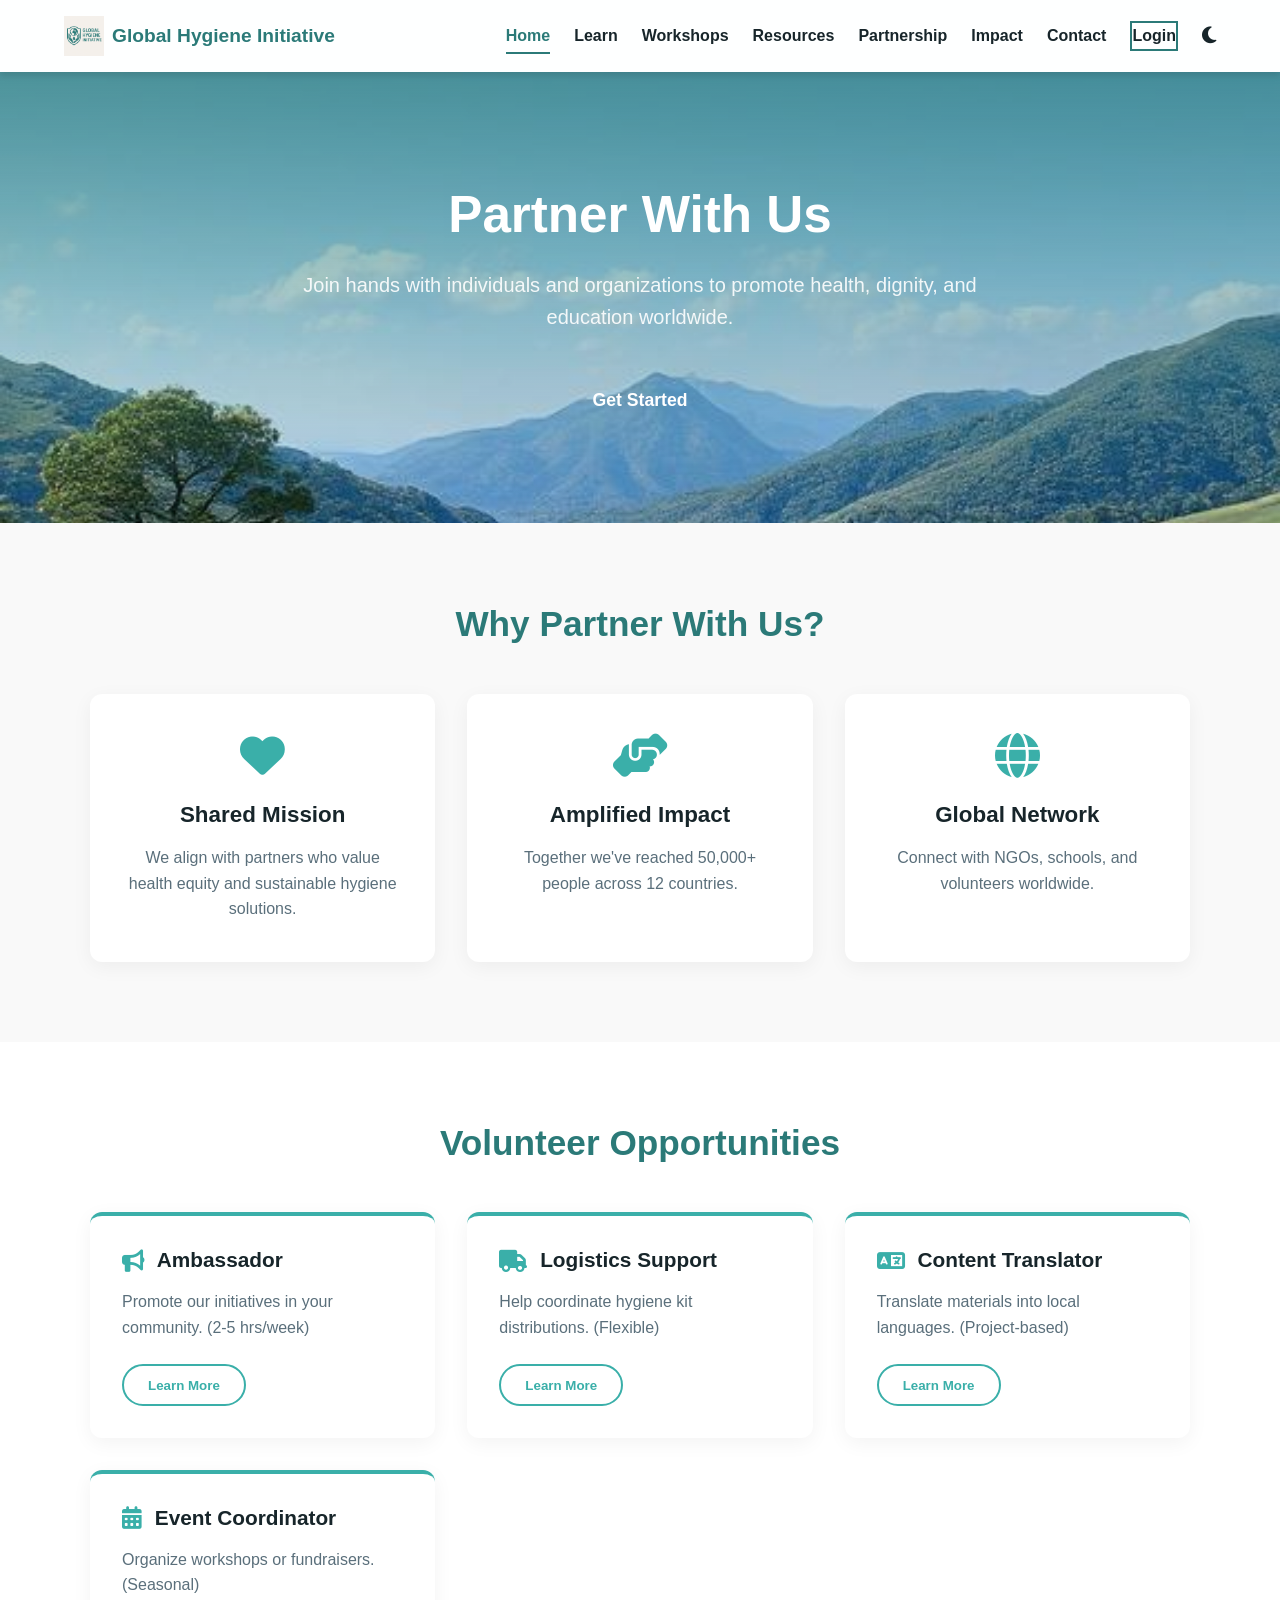
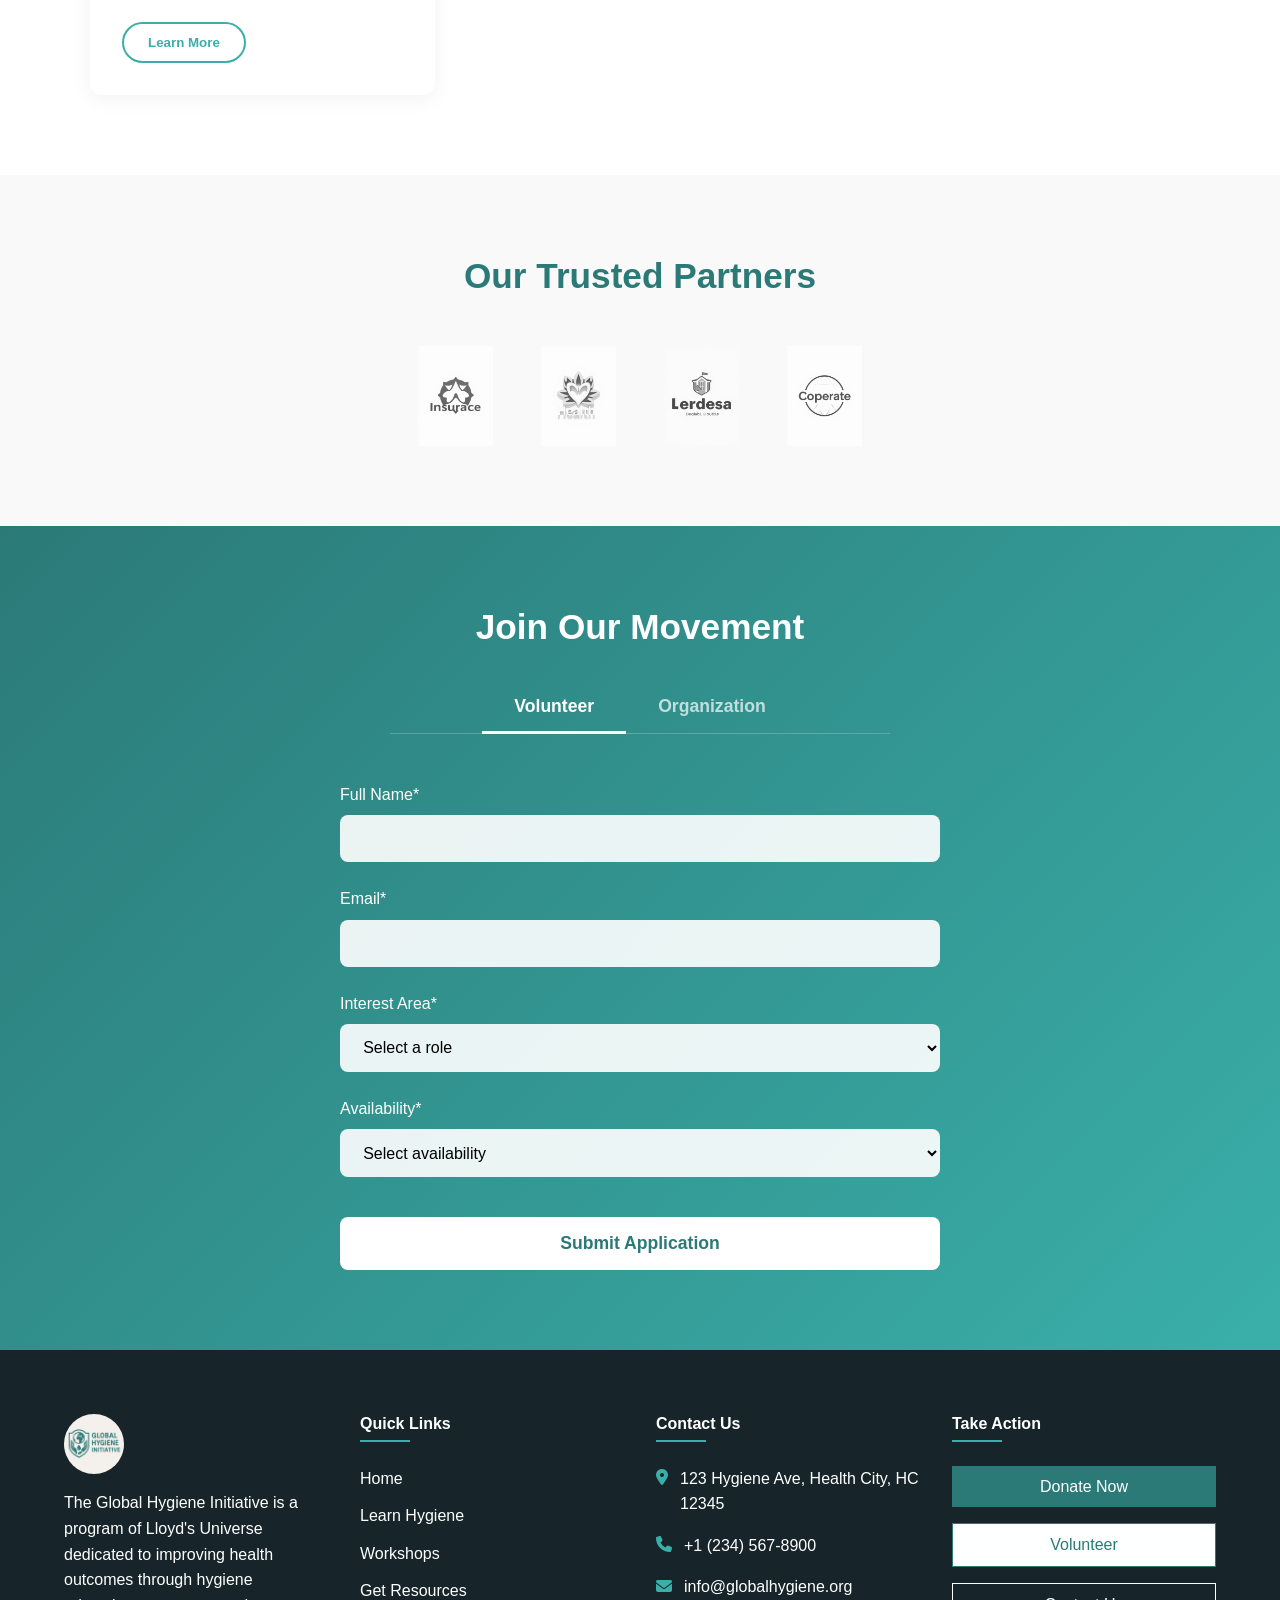
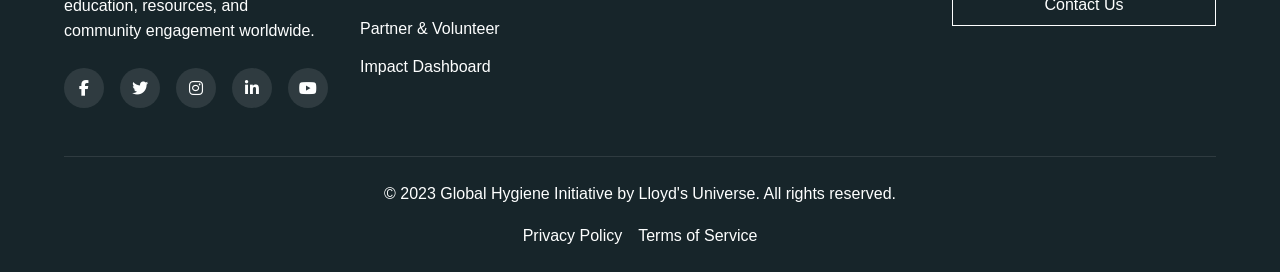
<file: partner.html>
<!DOCTYPE html>
<html lang="en">
<head>
  <meta charset="UTF-8">
  <meta name="viewport" content="width=device-width, initial-scale=1.0">
  <title>Global Hygiene Initiative | Partner & Volunteer</title>
  <link rel="stylesheet" href="styles.css">
  <link rel="stylesheet" href="partner.css">
  <link rel="stylesheet" href="https://cdnjs.cloudflare.com/ajax/libs/font-awesome/6.4.0/css/all.min.css">
</head>
<body>
    <!-- Navigation Bar -->
    <nav class="navbar">
        <div class="container">
            <a href="index.html" class="logo">
                <img src="images/logo.png" alt="Global Hygiene Initiative Logo">
                <span>Global Hygiene Initiative</span>
            </a>
            <div class="nav-links">
                <a href="index.html" class="active">Home</a>
                <a href="learn-hygiene.html">Learn</a>
                <a href="workshops.html">Workshops</a>
                <a href="resources.html">Resources</a>
                <a href="partner.html">Partnership</a>
                <a href="impact.html">Impact</a>
                <a href="contact.html">Contact</a>
                <a href="login.html" class="btn-login">Login</a>
                <button class="theme-toggle" aria-label="Toggle dark mode">
                    <i class="fas fa-moon"></i>
                </button>
                <div class="hamburger">
                    <div class="bar"></div>
                    <div class="bar"></div>
                    <div class="bar"></div>
                </div>
            </div>
        </div>
        <div class="mobile-menu">
            <a href="index.html" class="active">Home</a>
            <a href="learn-hygiene.html">Learn</a>
            <a href="workshops.html">Workshops</a>
            <a href="resources.html">Resources</a>
            <a href="partner.html">Partnership</a>
            <a href="impact.html">Impact</a>
            <a href="contact.html">Contact</a>
            <a href="login.html" class="btn-login">Login</a>
        </div>
    </nav>

  <!-- Hero Section -->
  <header class="partner-hero">
    <div class="container">
      <h1>Partner With Us</h1>
      <p>Join hands with individuals and organizations to promote health, dignity, and education worldwide.</p>
      <a href="#onboarding" class="btn">Get Started</a>
    </div>
  </header>

  <!-- Why Partner Section -->
  <section class="why-partner">
    <div class="container">
      <h2>Why Partner With Us?</h2>
      <div class="grid">
        <div class="card">
          <i class="fas fa-heart"></i>
          <h3>Shared Mission</h3>
          <p>We align with partners who value health equity and sustainable hygiene solutions.</p>
        </div>
        <div class="card">
          <i class="fas fa-hands-helping"></i>
          <h3>Amplified Impact</h3>
          <p>Together we've reached 50,000+ people across 12 countries.</p>
        </div>
        <div class="card">
          <i class="fas fa-globe"></i>
          <h3>Global Network</h3>
          <p>Connect with NGOs, schools, and volunteers worldwide.</p>
        </div>
      </div>
    </div>
  </section>

  <!-- Volunteer Roles -->
  <section class="volunteer-roles">
    <div class="container">
      <h2>Volunteer Opportunities</h2>
      <div class="role-grid">
        <div class="role-card">
          <h3><i class="fas fa-bullhorn"></i> Ambassador</h3>
          <p>Promote our initiatives in your community. (2-5 hrs/week)</p>
          <button class="role-btn">Learn More</button>
        </div>
        <div class="role-card">
          <h3><i class="fas fa-truck"></i> Logistics Support</h3>
          <p>Help coordinate hygiene kit distributions. (Flexible)</p>
          <button class="role-btn">Learn More</button>
        </div>
        <div class="role-card">
          <h3><i class="fas fa-language"></i> Content Translator</h3>
          <p>Translate materials into local languages. (Project-based)</p>
          <button class="role-btn">Learn More</button>
        </div>
        <div class="role-card">
          <h3><i class="fas fa-calendar-alt"></i> Event Coordinator</h3>
          <p>Organize workshops or fundraisers. (Seasonal)</p>
          <button class="role-btn">Learn More</button>
        </div>
      </div>
    </div>
  </section>

  <!-- Partner Organizations -->
  <section class="partners">
    <div class="container">
      <h2>Our Trusted Partners</h2>
      <div class="partner-logos">
        <img src="/images/ngo.jpg" alt="NGO Partner">
        <img src="/images/veres.jpg" alt="School Partner">
        <img src="/images/school.jpg" alt="Faith Group">
        <img src="/images/coperate.jpg" alt="Corporate Partner">
      </div>
    </div>
  </section>

  <!-- Onboarding Forms -->
  <section id="onboarding" class="onboarding-forms">
    <div class="container">
      <h2>Join Our Movement</h2>
      <div class="form-toggle">
        <button class="toggle-btn active" data-form="volunteer">Volunteer</button>
        <button class="toggle-btn" data-form="organization">Organization</button>
      </div>

      <!-- Volunteer Form -->
      <form id="volunteerForm" class="form active">
        <div class="form-group">
          <label for="vName">Full Name*</label>
          <input type="text" id="vName" required>
        </div>
        <div class="form-group">
          <label for="vEmail">Email*</label>
          <input type="email" id="vEmail" required>
        </div>
        <div class="form-group">
          <label for="vRole">Interest Area*</label>
          <select id="vRole" required>
            <option value="">Select a role</option>
            <option value="ambassador">Ambassador</option>
            <option value="logistics">Logistics Support</option>
            <option value="translator">Content Translator</option>
            <option value="events">Event Coordinator</option>
          </select>
        </div>
        <div class="form-group">
          <label for="vAvailability">Availability*</label>
          <select id="vAvailability" required>
            <option value="">Select availability</option>
            <option value="1-3">1-3 hours/week</option>
            <option value="3-5">3-5 hours/week</option>
            <option value="5+">5+ hours/week</option>
            <option value="seasonal">Seasonal/Event-based</option>
          </select>
        </div>
        <button type="submit" class="btn">Submit Application</button>
      </form>

      <!-- Organization Form -->
      <form id="organizationForm" class="form">
        <div class="form-group">
          <label for="orgName">Organization Name*</label>
          <input type="text" id="orgName" required>
        </div>
        <div class="form-group">
          <label for="orgType">Organization Type*</label>
          <select id="orgType" required>
            <option value="">Select type</option>
            <option value="ngo">NGO/Non-Profit</option>
            <option value="school">School/University</option>
            <option value="faith">Faith Group</option>
            <option value="corporate">Corporate</option>
          </select>
        </div>
        <div class="form-group">
          <label for="orgEmail">Contact Email*</label>
          <input type="email" id="orgEmail" required>
        </div>
        <div class="form-group">
          <label for="orgLocation">Location (Country/City)*</label>
          <input type="text" id="orgLocation" required>
        </div>
        <div class="form-group">
          <label for="orgInterest">Areas of Interest*</label>
          <textarea id="orgInterest" placeholder="e.g., Hygiene kit distribution, education programs..." required></textarea>
        </div>
        <button type="submit" class="btn">Request Partnership</button>
      </form>
    </div>
  </section>

 <!-- Footer -->
    <footer class="footer">
        <div class="container">
            <div class="footer-grid">
                <div class="footer-col footer-about">
                    <img src="images/logo-white.png" alt="Global Hygiene Initiative Logo" class="footer-logo">
                    <p>The Global Hygiene Initiative is a program of Lloyd's Universe dedicated to improving health outcomes through hygiene education, resources, and community engagement worldwide.</p>
                    <div class="social-links">
                        <a href="#"><i class="fab fa-facebook-f"></i></a>
                        <a href="#"><i class="fab fa-twitter"></i></a>
                        <a href="#"><i class="fab fa-instagram"></i></a>
                        <a href="#"><i class="fab fa-linkedin-in"></i></a>
                        <a href="#"><i class="fab fa-youtube"></i></a>
                    </div>
                </div>
                <div class="footer-col footer-links">
                    <h4>Quick Links</h4>
                    <ul>
                        <li><a href="index.html">Home</a></li>
                        <li><a href="learn-hygiene.html">Learn Hygiene</a></li>
                        <li><a href="workshops.html">Workshops</a></li>
                        <li><a href="resources.html">Get Resources</a></li>
                        <li><a href="partner.html">Partner & Volunteer</a></li>
                        <li><a href="impact.html">Impact Dashboard</a></li>
                    </ul>
                </div>
                <div class="footer-col footer-contact">
                    <h4>Contact Us</h4>
                    <ul>
                        <li><i class="fas fa-map-marker-alt"></i> 123 Hygiene Ave, Health City, HC 12345</li>
                        <li><i class="fas fa-phone"></i> +1 (234) 567-8900</li>
                        <li><i class="fas fa-envelope"></i> info@globalhygiene.org</li>
                    </ul>
                </div>
                <div class="footer-col footer-actions">
                    <h4>Take Action</h4>
                    <a href="#" class="btn-donate">Donate Now</a>
                    <a href="partner.html" class="btn-volunteer">Volunteer</a>
                    <a href="contact.html" class="btn-contact">Contact Us</a>
                </div>
            </div>
            <div class="footer-bottom">
                <p>&copy; 2023 Global Hygiene Initiative by Lloyd's Universe. All rights reserved.</p>
                <div class="footer-legal">
                    <a href="#">Privacy Policy</a>
                    <a href="#">Terms of Service</a>
                </div>
            </div>
        </div>
    </footer>

  <script src="script.js"></script>
</body>
</html>
</file>
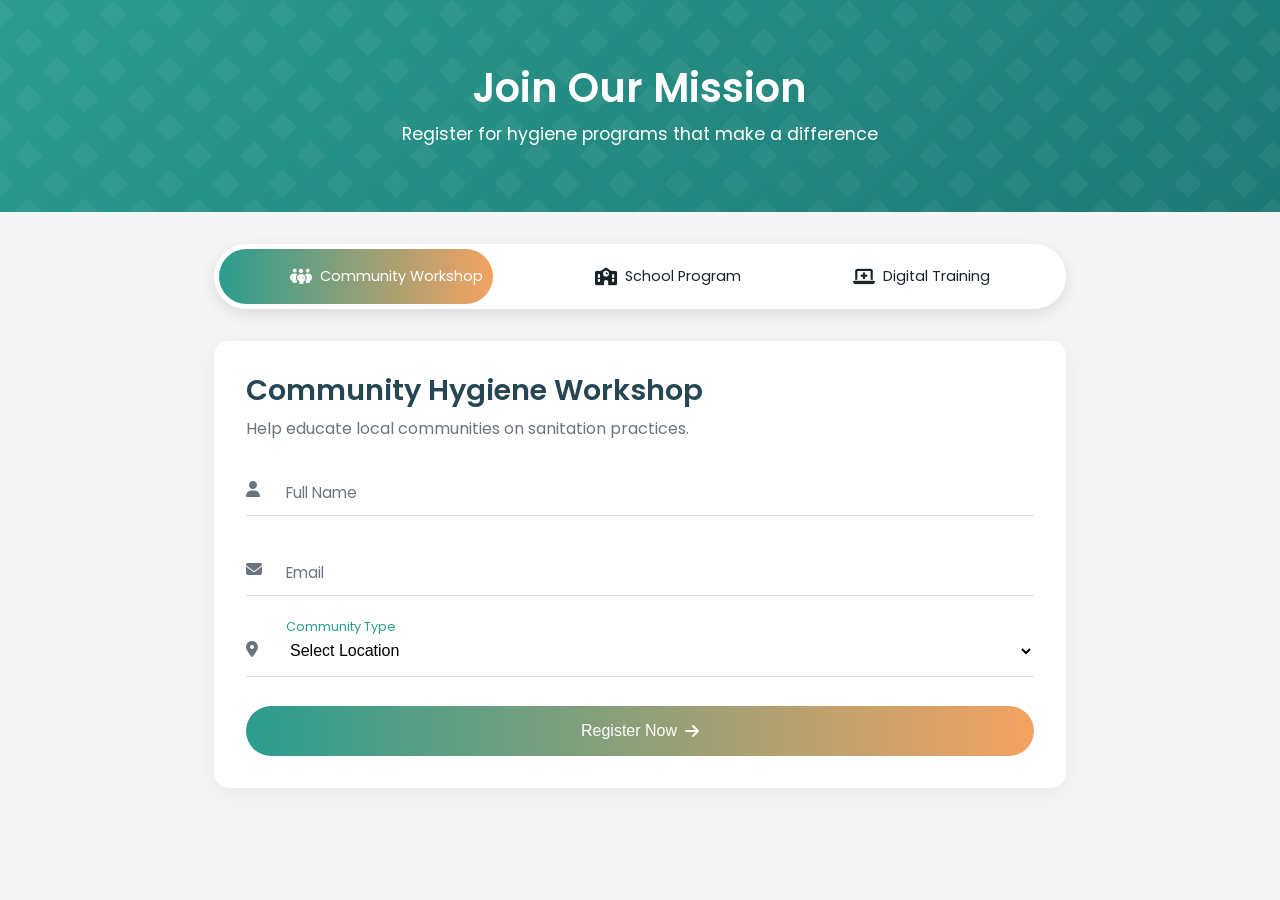
<file: register.html>
<!DOCTYPE html>
<html lang="en">
<head>
    <meta charset="UTF-8">
    <meta name="viewport" content="width=device-width, initial-scale=1.0">
    <title>Register | Lloyd's Universe</title>
    <link rel="stylesheet" href="https://cdnjs.cloudflare.com/ajax/libs/font-awesome/6.4.0/css/all.min.css">
    <link href="https://fonts.googleapis.com/css2?family=Poppins:wght@400;500;600;700&display=swap" rel="stylesheet">
    <link rel="stylesheet" href="styles.css">
    <link rel="stylesheet" href="register.css">
</head>
<body class="register-body">
    <header class="register-header">
        <div class="header-overlay"></div>
        <h1>Join Our Mission</h1>
        <p>Register for hygiene programs that make a difference</p>
    </header>

    <main class="register-container">
        <div class="program-tabs">
            <div class="tab active" data-tab="community">
                <i class="fas fa-people-group"></i>
                <span>Community Workshop</span>
            </div>
            <div class="tab" data-tab="school">
                <i class="fas fa-school"></i>
                <span>School Program</span>
            </div>
            <div class="tab" data-tab="digital">
                <i class="fas fa-laptop-medical"></i>
                <span>Digital Training</span>
            </div>
            <div class="tab-highlight"></div>
        </div>

        <div class="form-container">
            <form id="communityForm" class="register-form active-form">
                <h2>Community Hygiene Workshop</h2>
                <p>Help educate local communities on sanitation practices.</p>
                
                <div class="form-group">
                    <input type="text" id="communityName" required>
                    <label for="communityName">Full Name</label>
                    <div class="underline"></div>
                    <i class="fas fa-user"></i>
                </div>
                
                <div class="form-group">
                    <input type="email" id="communityEmail" required>
                    <label for="communityEmail">Email</label>
                    <div class="underline"></div>
                    <i class="fas fa-envelope"></i>
                </div>
                
                <div class="form-group">
                    <select id="communityLocation" required>
                        <option value="----" disabled selected>Select Location</option>
                        <option value="urban">Urban Area</option>
                        <option value="rural">Rural Area</option>
                    </select>
                    <label for="communityLocation">Community Type</label>
                    <div class="underline"></div>
                    <i class="fas fa-map-marker-alt"></i>
                </div>
                
                <button type="submit" class="interactive-btn">
                    <span>Register Now</span>
                    <i class="fas fa-arrow-right"></i>
                </button>
            </form>

            <form id="schoolForm" class="register-form">
                <h2>School Hygiene Program</h2>
                <p>Teach children the importance of cleanliness.</p>
                
                <div class="form-group">
                    <input type="text" id="schoolName" required>
                    <label for="schoolName">Full Name</label>
                    <div class="underline"></div>
                    <i class="fas fa-user"></i>
                </div>
                
                <div class="form-group">
                    <input type="email" id="schoolEmail" required>
                    <label for="schoolEmail">Email</label>
                    <div class="underline"></div>
                    <i class="fas fa-envelope"></i>
                </div>
                
                <div class="form-group">
                    <input type="text" id="schoolRole" required>
                    <label for="schoolRole">Your Role (Teacher/Parent/Volunteer)</label>
                    <div class="underline"></div>
                    <i class="fas fa-id-card"></i>
                </div>
                
                <button type="submit" class="interactive-btn">
                    <span>Register Now</span>
                    <i class="fas fa-arrow-right"></i>
                </button>
            </form>

            <form id="digitalForm" class="register-form">
                <h2>Digital Hygiene Training</h2>
                <p>Learn modern hygiene practices online.</p>
                
                <div class="form-group">
                    <input type="text" id="digitalName" required>
                    <label for="digitalName">Full Name</label>
                    <div class="underline"></div>
                    <i class="fas fa-user"></i>
                </div>
                
                <div class="form-group">
                    <input type="email" id="digitalEmail" required>
                    <label for="digitalEmail">Email</label>
                    <div class="underline"></div>
                    <i class="fas fa-envelope"></i>
                </div>
                
                <div class="form-group">
                    <select id="digitalDevice" required>
                        <option value="none" disabled selected>Primary Device</option>
                        <option value="mobile">Mobile</option>
                        <option value="laptop">Laptop</option>
                        <option value="tablet">Tablet</option>
                    </select>
                    <label for="digitalDevice">Device Preference</label>
                    <div class="underline"></div>
                    <i class="fas fa-laptop"></i>
                </div>
                
                <button type="submit" class="interactive-btn">
                    <span>Register Now</span>
                    <i class="fas fa-arrow-right"></i>
                </button>
            </form>
        </div>
    </main>

    <script src="register.js"></script>
</body>
</html>
</file>
<file: styles.css>
/* ========== CSS VARIABLES ========== */
:root {
    --primary: #2B7A78;
    --primary-light: #3AAFA9;
    --primary-dark: #17252A;
    --secondary: #DEF2F1;
    --accent: #FEFFFF;
    --text-dark: #17252A;
    --text-light: #DEF2F1;
    --gray: #6c757d;
    --light-gray: #f8f9fa;
    --dark-gray: #343a40;
    --success: #28a745;
    --warning: #ffc107;
    --danger: #dc3545;
    --info: #17a2b8;
    --shadow: 0 4px 6px rgba(0, 0, 0, 0.1);
    --transition: all 0.3s ease;
    --border-radius: 4px;
    --font-body: 'Poppins', sans-serif;
    --font-heading: 'Poppins', sans-serif;
}

/* Dark mode variables (preserved exactly) */
[data-theme="dark"] {
    --primary: #3AAFA9;
    --primary-light: #2B7A78;
    --primary-dark: #17252A;
    --secondary: #17252A;
    --accent: #DEF2F1;
    --text-dark: #606464;
    --text-light: #17252A;
    --gray: #6c757d;
    --light-gray: #343a40;
    --dark-gray: #f8f9fa;
}

/* ========== RESET & BASE ========== */
* {
    margin: 0;
    padding: 0;
    box-sizing: border-box;
}

html {
    scroll-behavior: smooth;
}

body {
    font-family: var(--font-body);
    font-weight: 400;
    line-height: 1.6;
    color: var(--text-dark);
    background-color: var(--accent);
    transition: var(--transition);
}

h1, h2, h3, h4, h5, h6 {
    font-family: var(--font-heading);
    font-weight: 600;
    line-height: 1.2;
    margin-bottom: 1rem;
}

/* removed separate p rule – now inherits body font consistently */

a {
    text-decoration: none;
    color: inherit;
    transition: var(--transition);
}

ul {
    list-style: none;
}

img {
    max-width: 100%;
    height: auto;
    display: block;
}

/* ========== UTILITY CLASSES ========== */
.container {
    width: 100%;
    max-width: 1200px;
    margin: 0 auto;
    padding: 0 1.5rem;
}

.visually-hidden {
    position: absolute;
    width: 1px;
    height: 1px;
    padding: 0;
    margin: -1px;
    overflow: hidden;
    clip: rect(0,0,0,0);
    border: 0;
}

.skip-link {
    position: absolute;
    top: -40px;
    left: 0;
    background: var(--primary);
    color: var(--accent);
    padding: 0.5rem 1rem;
    z-index: 1001;
    transition: top 0.2s;
}

.skip-link:focus {
    top: 0;
    outline: 2px solid var(--primary-light);
}

/* ========== BUTTONS (refactored) ========== */
.btn {
    display: inline-block;
    padding: 0.75rem 1.5rem;
    border-radius: var(--border-radius);
    font-weight: 600;
    text-align: center;
    cursor: pointer;
    transition: var(--transition);
    border: 2px solid transparent;
    line-height: 1.2;
}

/* Primary button */
.btn-primary {
    background-color: var(--primary);
    color: var(--accent);
    border-color: var(--primary);
}
.btn-primary:hover {
    background-color: var(--primary-light);
    border-color: var(--primary-light);
    transform: translateY(-2px);
}

/* Secondary button */
.btn-secondary {
    background-color: transparent;
    color: var(--accent);
    border-color: var(--accent);
}
.btn-secondary:hover {
    background-color: rgba(255, 255, 255, 0.1);
    transform: translateY(-2px);
}

/* Login button (similar to outline) */
.btn-login {
    background-color: transparent;
    color: var(--primary);
    border: 2px solid var(--primary);
    margin-left: 1rem;
}
.btn-login:hover {
    background-color: var(--primary);
    color: var(--accent);
}

/* Event card button (smaller) */
.btn-event {
    background-color: var(--primary);
    color: var(--accent);
    padding: 0.5rem 1rem;
    font-size: 0.9rem;
}
.btn-event:hover {
    background-color: var(--primary-light);
}

/* View all (outline) */
.btn-view-all {
    background-color: transparent;
    color: var(--primary);
    border: 2px solid var(--primary);
    margin-top: 2rem;
}
.btn-view-all:hover {
    background-color: var(--primary);
    color: var(--accent);
}

/* CTA cards */
.btn-cta {
    background-color: var(--primary);
    color: var(--accent);
    padding: 0.5rem 1rem;
    font-size: 0.9rem;
    margin-top: 1rem;
}
.btn-cta:hover {
    background-color: var(--primary-light);
}

/* Footer buttons */
.btn-donate {
    background-color: var(--primary);
    color: var(--accent);
    padding: 0.5rem 1rem;
    margin-bottom: 1rem;
    display: block;
    text-align: center;
}
.btn-volunteer {
    background-color: var(--accent);
    color: var(--primary);
    padding: 0.5rem 1rem;
    margin-bottom: 1rem;
    display: block;
    text-align: center;
    border: 1px solid var(--primary);
}
.btn-contact {
    background-color: transparent;
    color: var(--accent);
    padding: 0.5rem 1rem;
    display: block;
    text-align: center;
    border: 1px solid var(--accent);
}
.btn-subscribe {
    background-color: var(--primary);
    color: var(--accent);
    padding: 0.75rem 1.5rem;
    border: none;
    cursor: pointer;
    border-radius: 0 var(--border-radius) var(--border-radius) 0;
}
.btn-subscribe:hover {
    background-color: var(--primary-light);
}

/* ========== NAVIGATION ========== */
.navbar {
    position: fixed;
    top: 0;
    left: 0;
    width: 100%;
    background-color: var(--accent);
    box-shadow: var(--shadow);
    z-index: 1000;
    transition: var(--transition);
}
.navbar.scrolled {
    background-color: rgba(255, 255, 255, 0.95);
    box-shadow: 0 2px 10px rgba(0, 0, 0, 0.1);
}
[data-theme="dark"] .navbar.scrolled {
    background-color: rgba(23, 37, 42, 0.95);
}
.navbar .container {
    display: flex;
    justify-content: space-between;
    align-items: center;
    padding: 1rem 1.5rem;
}

.logo {
    display: flex;
    align-items: center;
    font-weight: 700;
    font-size: 1.2rem;
    color: var(--primary);
}
.logo img {
    height: 40px;
    width: auto;
    margin-right: 0.5rem;
}

.nav-links {
    display: flex;
    align-items: center;
}
.nav-links a {
    margin-left: 1.5rem;
    font-weight: 600;
    color: var(--text-dark);
    position: relative;
}
.nav-links a.active {
    color: var(--primary);
}
.nav-links a.active::after {
    content: '';
    position: absolute;
    bottom: -5px;
    left: 0;
    width: 100%;
    height: 2px;
    background-color: var(--primary);
}
.nav-links a:hover {
    color: var(--primary);
}

.theme-toggle {
    background: none;
    border: none;
    color: var(--text-dark);
    font-size: 1.2rem;
    cursor: pointer;
    margin-left: 1.5rem;
    transition: var(--transition);
}
.theme-toggle:hover {
    color: var(--primary);
    transform: rotate(30deg);
}
.theme-toggle:focus-visible {
    outline: 2px solid var(--primary);
    outline-offset: 2px;
}

/* Hamburger (button) */
.hamburger {
    display: none;
    background: none;
    border: none;
    cursor: pointer;
    margin-left: 1.5rem;
    padding: 0.5rem;
}
.hamburger .bar {
    width: 25px;
    height: 3px;
    background-color: var(--text-dark);
    margin: 5px 0;
    transition: var(--transition);
}
.hamburger.active .bar:nth-child(1) {
    transform: rotate(-45deg) translate(-5px, 6px);
}
.hamburger.active .bar:nth-child(2) {
    opacity: 0;
}
.hamburger.active .bar:nth-child(3) {
    transform: rotate(45deg) translate(-5px, -6px);
}

.mobile-menu {
    display: none; /* hidden by default, JS toggles active class */
    position: fixed;
    top: 70px;
    left: 0;
    width: 100%;
    background-color: var(--accent);
    box-shadow: var(--shadow);
    padding: 1rem;
    z-index: 999;
    transform: translateY(-150%);
    transition: transform 0.3s ease;
}
.mobile-menu.active {
    transform: translateY(0);
}
.mobile-menu a {
    display: block;
    padding: 0.75rem 0;
    border-bottom: 1px solid var(--light-gray);
    color: var(--text-dark);
}
.mobile-menu a:hover {
    color: var(--primary);
}
.mobile-menu .btn-login {
    margin: 1rem 0 0;
    display: inline-block;
}

/* ========== HERO ========== */
.hero {
    position: relative;
    height: 100vh;
    min-height: 600px;
    background: url('images/hero-bg.jpg') no-repeat center center/cover;
    color: var(--accent);
    display: flex;
    align-items: center;
    margin-top: 70px;
}
.hero-overlay {
    position: absolute;
    top: 0;
    left: 0;
    width: 100%;
    height: 100%;
    background-color: rgba(0, 0, 0, 0.5);
}
.hero-content {
    position: relative;
    z-index: 1;
    max-width: 800px;
}
.hero h1 {
    font-size: 3rem;
    margin-bottom: 1.5rem;
    line-height: 1.2;
}
.hero .subtext {
    font-size: 1.2rem;
    margin-bottom: 2rem;
    max-width: 600px;
}
.hero-buttons {
    display: flex;
    gap: 1rem;
}

.scroll-indicator {
    position: absolute;
    bottom: 30px;
    left: 50%;
    transform: translateX(-50%);
    display: flex;
    flex-direction: column;
    align-items: center;
    color: var(--accent);
    z-index: 1;
    animation: bounce 2s infinite;
}
.scroll-indicator i {
    font-size: 1.5rem;
    margin-top: 0.5rem;
}

@keyframes bounce {
    0%, 20%, 50%, 80%, 100% { transform: translateY(0) translateX(-50%); }
    40% { transform: translateY(-20px) translateX(-50%); }
    60% { transform: translateY(-10px) translateX(-50%); }
}

/* ========== ABOUT SECTION ========== */
.about-section {
    padding: 5rem 0;
    background-color: var(--accent);
}
.about-content {
    display: flex;
    gap: 3rem;
    align-items: center;
    margin-top: 2rem;
}
.about-text {
    flex: 1;
}
.about-text p {
    margin-bottom: 1.5rem;
    font-size: 1.1rem;
}
.about-features {
    margin-top: 2rem;
}
.about-features li {
    margin-bottom: 1rem;
    display: flex;
    align-items: flex-start;
}
.about-features i {
    color: var(--primary);
    font-size: 1.2rem;
    margin-right: 1rem;
    margin-top: 0.2rem;
}
.about-image {
    flex: 1;
    border-radius: 8px;
    overflow: hidden;
    box-shadow: var(--shadow);
}
.about-image img {
    width: 100%;
    height: auto;
    transition: var(--transition);
}
.about-image:hover img {
    transform: scale(1.03);
}

/* ========== IMPACT COUNTER ========== */
.impact-counter {
    padding: 5rem 0;
    background-color: var(--primary);
    color: var(--accent);
    text-align: center;
}
.impact-counter h2 {
    color: var(--accent);
    margin-bottom: 3rem;
}
.counter-grid {
    display: grid;
    grid-template-columns: repeat(auto-fit, minmax(200px, 1fr));
    gap: 2rem;
}
.counter-item {
    padding: 1.5rem;
}
.counter {
    font-size: 3rem;
    font-weight: 700;
    margin-bottom: 0.5rem;
    color: var(--accent);
}
.counter-item p {
    font-size: 1.1rem;
    font-weight: 600;
}

/* ========== EVENTS SECTION ========== */
.events-section {
    padding: 5rem 0;
    background-color: var(--accent);
}
.events-section h2 {
    text-align: center;
    margin-bottom: 3rem;
}
.events-grid {
    display: grid;
    grid-template-columns: repeat(auto-fit, minmax(300px, 1fr));
    gap: 2rem;
}
.event-card {
    background-color: var(--accent);
    border-radius: 8px;
    overflow: hidden;
    box-shadow: var(--shadow);
    transition: var(--transition);
}
.event-card:hover {
    transform: translateY(-5px);
    box-shadow: 0 10px 20px rgba(0, 0, 0, 0.1);
}
.event-image {
    position: relative;
    height: 200px;
    overflow: hidden;
}
.event-image img {
    width: 100%;
    height: 100%;
    object-fit: cover;
    transition: var(--transition);
}
.event-card:hover .event-image img {
    transform: scale(1.05);
}
.event-date {
    position: absolute;
    top: 1rem;
    left: 1rem;
    background-color: var(--primary);
    color: var(--accent);
    padding: 0.5rem 1rem;
    border-radius: var(--border-radius);
    text-align: center;
    line-height: 1;
}
.event-date .day {
    font-size: 1.5rem;
    font-weight: 700;
    display: block;
}
.event-date .month {
    font-size: 0.9rem;
    text-transform: uppercase;
}
.event-content {
    padding: 1.5rem;
}
.event-content h3 {
    margin-bottom: 0.5rem;
    color: var(--primary);
}
.event-location {
    color: var(--gray);
    margin-bottom: 1rem;
    display: flex;
    align-items: center;
}
.event-location i {
    margin-right: 0.5rem;
}
.event-description {
    margin-bottom: 1.5rem;
}
.view-all {
    text-align: center;
    margin-top: 3rem;
}

/* ========== TESTIMONIALS ========== */
.testimonials-section {
    padding: 5rem 0;
    background-color: var(--light-gray);
}
.testimonials-section h2 {
    text-align: center;
    margin-bottom: 3rem;
}
.testimonials-carousel {
    position: relative;
    max-width: 800px;
    margin: 0 auto;
}
.testimonial {
    display: none;
    animation: fade 0.5s ease;
}
.testimonial.active {
    display: block;
}
.testimonial-content {
    display: flex;
    flex-direction: column;
    align-items: center;
    text-align: center;
}
.testimonial-image {
    width: 150px;
    height: 150px;
    border-radius: 50%;
    object-fit: cover;
    border: 5px solid var(--primary);
    margin-bottom: 1.5rem;
}
.testimonial-text {
    max-width: 600px;
}
.testimonial-text p {
    font-size: 1.1rem;
    font-style: italic;
    margin-bottom: 1rem;
    position: relative;
}
.testimonial-text p::before,
.testimonial-text p::after {
    content: '"';
    font-size: 2rem;
    color: var(--primary);
    opacity: 0.5;
}
.testimonial-text p::before {
    margin-right: 0.5rem;
}
.testimonial-text p::after {
    margin-left: 0.5rem;
}
.testimonial-text h4 {
    color: var(--primary);
    margin-bottom: 0.5rem;
}
.testimonial-text span {
    color: var(--gray);
    font-size: 0.9rem;
}
.carousel-controls {
    display: flex;
    justify-content: center;
    align-items: center;
    margin-top: 2rem;
}
.carousel-prev,
.carousel-next {
    background: none;
    border: none;
    color: var(--primary);
    font-size: 1.5rem;
    cursor: pointer;
    padding: 0 1rem;
}
.carousel-prev:focus-visible,
.carousel-next:focus-visible,
.indicator:focus-visible {
    outline: 2px solid var(--primary);
    outline-offset: 2px;
}
.carousel-indicators {
    display: flex;
    gap: 0.5rem;
}
.indicator {
    width: 12px;
    height: 12px;
    border-radius: 50%;
    background-color: var(--gray);
    cursor: pointer;
    transition: var(--transition);
    border: none;
    padding: 0;
}
.indicator.active {
    background-color: var(--primary);
    transform: scale(1.2);
}

@keyframes fade {
    from { opacity: 0; }
    to { opacity: 1; }
}

/* ========== CTA SECTION ========== */
.cta-section {
    padding: 5rem 0;
    background-color: var(--primary);
    color: var(--accent);
    text-align: center;
}
.cta-section h2 {
    color: var(--accent);
}
.cta-subtext {
    max-width: 700px;
    margin: 0 auto 3rem;
    font-size: 1.1rem;
}
.cta-grid {
    display: grid;
    grid-template-columns: repeat(auto-fit, minmax(250px, 1fr));
    gap: 2rem;
    max-width: 1000px;
    margin: 0 auto;
}
.cta-card {
    background-color: var(--accent);
    color: var(--text-dark);
    padding: 2rem;
    border-radius: 8px;
    box-shadow: var(--shadow);
    transition: var(--transition);
}
.cta-card:hover {
    transform: translateY(-10px);
    box-shadow: 0 15px 30px rgba(0, 0, 0, 0.15);
}
.cta-card i {
    font-size: 2.5rem;
    color: var(--primary);
    margin-bottom: 1.5rem;
}
.cta-card h3 {
    color: var(--primary);
    margin-bottom: 1rem;
}
.cta-card p {
    margin-bottom: 1.5rem;
}

/* ========== NEWSLETTER ========== */
.newsletter-section {
    padding: 3rem 0;
    background-color: var(--light-gray);
}
.newsletter-content {
    display: flex;
    flex-direction: column;
    align-items: center;
    text-align: center;
    max-width: 800px;
    margin: 0 auto;
}
.newsletter-text h3 {
    color: var(--primary);
    margin-bottom: 1rem;
}
.newsletter-form {
    display: flex;
    width: 100%;
    max-width: 500px;
    margin-top: 1.5rem;
}
.newsletter-form input {
    flex: 1;
    padding: 0.75rem 1rem;
    border: 1px solid var(--gray);
    border-radius: var(--border-radius) 0 0 var(--border-radius);
    font-size: 1rem;
}
.newsletter-form input:focus {
    outline: none;
    border-color: var(--primary);
    box-shadow: 0 0 0 2px rgba(43, 122, 120, 0.2);
}
.newsletter-form button {
    border-radius: 0 var(--border-radius) var(--border-radius) 0;
}

/* ========== FOOTER ========== */
.footer {
    background-color: var(--primary-dark);
    color: var(--accent);
    padding: 4rem 0 0;
}
.footer-grid {
    display: grid;
    grid-template-columns: repeat(auto-fit, minmax(250px, 1fr));
    gap: 2rem;
    margin-bottom: 3rem;
}
.footer-col h4 {
    color: var(--accent);
    margin-bottom: 1.5rem;
    position: relative;
    padding-bottom: 0.5rem;
}
.footer-col h4::after {
    content: '';
    position: absolute;
    bottom: 0;
    left: 0;
    width: 50px;
    height: 2px;
    background-color: var(--primary-light);
}
.footer-about p {
    margin-bottom: 1.5rem;
}
.footer-logo {
    border-radius: 30px;
    height: 60px;
    width: 60px;
    margin-bottom: 1rem;
}
.social-links {
    display: flex;
    gap: 1rem;
}
.social-links a {
    display: flex;
    align-items: center;
    justify-content: center;
    width: 40px;
    height: 40px;
    border-radius: 50%;
    background-color: rgba(255, 255, 255, 0.1);
    color: var(--accent);
    transition: var(--transition);
}
.social-links a:hover {
    background-color: var(--primary-light);
    transform: translateY(-3px);
}
.footer-links li {
    margin-bottom: 0.75rem;
}
.footer-links a:hover {
    color: var(--primary-light);
    padding-left: 5px;
}
.footer-contact li {
    margin-bottom: 1rem;
    display: flex;
    align-items: flex-start;
}
.footer-contact i {
    margin-right: 0.75rem;
    color: var(--primary-light);
    margin-top: 0.2rem;
}
.footer-actions {
    display: flex;
    flex-direction: column;
}
.footer-bottom {
    padding: 1.5rem 0;
    border-top: 1px solid rgba(255, 255, 255, 0.1);
    display: flex;
    flex-direction: column;
    align-items: center;
    text-align: center;
}
.footer-legal {
    display: flex;
    gap: 1rem;
    margin-top: 1rem;
}
.footer-legal a:hover {
    color: var(--primary-light);
}

/* ========== RESPONSIVE DESIGN ========== */
@media (max-width: 992px) {
    .hero h1 { font-size: 2.5rem; }
    .about-content { flex-direction: column; }
    .about-text, .about-image { width: 100%; }
}

@media (max-width: 768px) {
    .nav-links a:not(.btn-login) { display: none; }
    .hamburger { display: block; }
    .mobile-menu { display: block; } /* visible but hidden by transform */
    .hero h1 { font-size: 2rem; }
    .hero .subtext { font-size: 1rem; }
    .hero-buttons { flex-direction: column; gap: 1rem; }
    .testimonial-content { padding: 0 1rem; }
    .newsletter-content { padding: 0 1rem; }
    .newsletter-form { flex-direction: column; }
    .newsletter-form input {
        border-radius: var(--border-radius);
        margin-bottom: 0.5rem;
    }
    .newsletter-form button {
        border-radius: var(--border-radius);
    }
}

@media (max-width: 576px) {
    .hero h1 { font-size: 1.8rem; }
    .counter { font-size: 2rem; }
    .event-card { max-width: 350px; margin: 0 auto; }
    .footer-grid { grid-template-columns: 1fr; }
    .footer-col { text-align: center; }
    .footer-col h4::after {
        left: 50%;
        transform: translateX(-50%);
    }
    .social-links { justify-content: center; }
    .footer-contact li { justify-content: center; }
}
</file>
<file: contact.css>
/* Base Styles */
:root {
    --primary-color: #2a9d8f;
    --primary-dark: #1d7874;
    --secondary-color: #e9c46a;
    --accent-color: #f4a261;
    --dark-color: #264653;
    --light-color: #f8f9fa;
    --text-color: #333;
    --text-light: #6c757d;
}

body {
    font-family: 'Segoe UI', Tahoma, Geneva, Verdana, sans-serif;
    color: var(--text-color);
    line-height: 1.6;
    background-color: #f5f5f5;
    margin: 0;
    padding: 0;
}

/* Header Styles */
.contact-header {
    background: linear-gradient(135deg, var(--primary-color), var(--primary-dark));
    color: white;
    text-align: center;
    padding: 5rem 1rem;
    position: relative;
    overflow: hidden;
}

.header-overlay {
    position: absolute;
    top: 0;
    left: 0;
    width: 100%;
    height: 100%;
    background: url('[data-uri]');
}

.contact-header h1 {
    font-size: 3rem;
    margin-bottom: 1rem;
    position: relative;
    animation: fadeInDown 0.8s ease;
}

.contact-header p {
    font-size: 1.2rem;
    max-width: 600px;
    margin: 0 auto;
    position: relative;
    animation: fadeInUp 0.8s ease 0.2s forwards;
    opacity: 0;
}

.header-shapes {
    position: absolute;
    width: 100%;
    height: 100%;
    top: 0;
    left: 0;
    pointer-events: none;
}

.shape-bubble {
    position: absolute;
    width: 150px;
    height: 150px;
    background: rgba(255, 255, 255, 0.1);
    border-radius: 50%;
    top: 20%;
    left: 10%;
    animation: float 6s ease-in-out infinite;
}

.shape-wave {
    position: absolute;
    width: 200px;
    height: 100px;
    background: url('[data-uri]');
    bottom: 0;
    right: 15%;
    animation: wave 8s linear infinite;
}

/* Path Selector */
.path-selector {
    display: flex;
    justify-content: center;
    margin: 2rem auto;
    max-width: 800px;
    position: relative;
    background: white;
    border-radius: 50px;
    padding: 5px;
    box-shadow: 0 5px 15px rgba(0, 0, 0, 0.1);
}

.path-option {
    padding: 1rem 2rem;
    cursor: pointer;
    display: flex;
    align-items: center;
    gap: 0.5rem;
    z-index: 2;
    transition: all 0.3s ease;
    border-radius: 50px;
    position: relative;
}

.path-option.active {
    color: white;
}

.path-option i {
    font-size: 1.2rem;
}

.selector-highlight {
    position: absolute;
    top: 5px;
    left: 5px;
    height: calc(100% - 10px);
    width: calc(33.33% - 10px);
    background: linear-gradient(to right, var(--primary-color), var(--accent-color));
    border-radius: 50px;
    transition: all 0.4s cubic-bezier(0.68, -0.55, 0.265, 1.55);
    z-index: 1;
}

/* Section Container */
.contact-container {
    max-width: 1200px;
    margin: 0 auto;
    padding: 0 1rem;
}

/* Section Styles */
.contact-section, .support-section, .volunteer-section {
    display: none;
    animation: fadeIn 0.5s ease;
}

.active-section {
    display: block;
}

/* Contact Grid */
.contact-grid {
    display: grid;
    grid-template-columns: 1fr 1fr;
    gap: 2rem;
    margin: 2rem 0;
}

@media (max-width: 768px) {
    .contact-grid {
        grid-template-columns: 1fr;
    }
}

/* Form Styles */
.contact-form-container {
    background: white;
    border-radius: 15px;
    padding: 2rem;
    box-shadow: 0 5px 25px rgba(0, 0, 0, 0.05);
}

.contact-form-container h2 {
    color: var(--dark-color);
    margin-bottom: 1.5rem;
    font-size: 1.8rem;
}

.floating-form {
    display: flex;
    flex-direction: column;
    gap: 1.5rem;
}

.form-group {
    position: relative;
}

.form-group input, .form-group select, .form-group textarea {
    width: 100%;
    padding: 1rem 0;
    border: none;
    border-bottom: 1px solid #ddd;
    font-size: 1rem;
    background: transparent;
    transition: all 0.3s ease;
}

.form-group textarea {
    resize: vertical;
    min-height: 100px;
}

.form-group label {
    position: absolute;
    top: 1rem;
    left: 0;
    color: var(--text-light);
    transition: all 0.3s ease;
    pointer-events: none;
}

.form-group .underline {
    position: absolute;
    bottom: 0;
    left: 0;
    width: 0;
    height: 2px;
    background: var(--primary-color);
    transition: all 0.3s ease;
}

.form-group input:focus, .form-group select:focus, .form-group textarea:focus {
    outline: none;
    border-bottom-color: transparent;
}

.form-group input:focus ~ label,
.form-group input:valid ~ label,
.form-group select:focus ~ label,
.form-group select:valid ~ label,
.form-group textarea:focus ~ label,
.form-group textarea:valid ~ label {
    top: -0.5rem;
    font-size: 0.8rem;
    color: var(--primary-color);
}

.form-group input:focus ~ .underline,
.form-group select:focus ~ .underline,
.form-group textarea:focus ~ .underline {
    width: 100%;
}

/* Interactive Button */
.interactive-btn {
    background: linear-gradient(to right, var(--primary-color), var(--accent-color));
    color: white;
    border: none;
    padding: 1rem 2rem;
    border-radius: 50px;
    font-size: 1rem;
    cursor: pointer;
    display: flex;
    align-items: center;
    justify-content: center;
    gap: 0.5rem;
    transition: all 0.3s ease;
    box-shadow: 0 4px 15px rgba(42, 157, 143, 0.3);
    margin-top: 1rem;
    overflow: hidden;
    position: relative;
}

.interactive-btn span {
    position: relative;
    z-index: 2;
}

.interactive-btn i {
    position: relative;
    z-index: 2;
    transition: transform 0.3s ease;
}

.interactive-btn::before {
    content: '';
    position: absolute;
    top: 0;
    left: -100%;
    width: 100%;
    height: 100%;
    background: linear-gradient(to right, var(--accent-color), var(--primary-color));
    transition: all 0.4s ease;
    z-index: 1;
}

.interactive-btn:hover::before {
    left: 0;
}

.interactive-btn:hover i {
    transform: translateX(5px);
}

/* Info Cards */
.contact-info-container {
    display: flex;
    flex-direction: column;
    gap: 1.5rem;
}

.info-card {
    background: white;
    border-radius: 15px;
    padding: 1.5rem;
    box-shadow: 0 5px 25px rgba(0, 0, 0, 0.05);
    transition: transform 0.3s ease, box-shadow 0.3s ease;
}

.info-card:hover {
    transform: translateY(-5px);
    box-shadow: 0 10px 30px rgba(0, 0, 0, 0.1);
}

.hq-card {
    border-top: 5px solid var(--primary-color);
}

.card-icon {
    width: 50px;
    height: 50px;
    background: rgba(42, 157, 143, 0.1);
    border-radius: 50%;
    display: flex;
    align-items: center;
    justify-content: center;
    margin-bottom: 1rem;
    color: var(--primary-color);
    font-size: 1.2rem;
}

.contact-methods {
    display: flex;
    flex-direction: column;
    gap: 1rem;
}

.contact-method {
    display: flex;
    align-items: center;
    gap: 1rem;
}

.method-icon {
    width: 40px;
    height: 40px;
    background: rgba(233, 196, 106, 0.1);
    border-radius: 50%;
    display: flex;
    align-items: center;
    justify-content: center;
    color: var(--secondary-color);
}

.social-links {
    display: flex;
    gap: 1rem;
    justify-content: center;
}

.social-icon {
    width: 40px;
    height: 40px;
    background: rgba(244, 162, 97, 0.1);
    border-radius: 50%;
    display: flex;
    align-items: center;
    justify-content: center;
    color: var(--accent-color);
    transition: all 0.3s ease;
}

.social-icon:hover {
    background: var(--accent-color);
    color: white;
    transform: translateY(-3px);
}

/* Support Section */
.support-section {
    padding: 2rem 0;
}

.support-intro {
    text-align: center;
    max-width: 700px;
    margin: 0 auto 2rem;
    font-size: 1.1rem;
    color: var(--text-light);
}

.donation-options {
    display: grid;
    grid-template-columns: repeat(auto-fit, minmax(300px, 1fr));
    gap: 2rem;
    margin: 3rem 0;
}

.donation-card {
    background: white;
    border-radius: 15px;
    padding: 2rem;
    text-align: center;
    transition: all 0.3s ease;
    position: relative;
    border: 1px solid #eee;
}

.donation-card:hover {
    transform: translateY(-10px);
    box-shadow: 0 15px 30px rgba(0, 0, 0, 0.1);
}

.donation-card.featured {
    border: 1px solid var(--secondary-color);
    transform: translateY(-10px);
}

.featured-badge {
    position: absolute;
    top: -10px;
    right: 20px;
    background: var(--secondary-color);
    color: white;
    padding: 0.3rem 1rem;
    border-radius: 20px;
    font-size: 0.8rem;
    font-weight: bold;
}

.donation-bubble {
    width: 80px;
    height: 80px;
    background: linear-gradient(135deg, var(--primary-color), var(--primary-dark));
    border-radius: 50%;
    display: flex;
    align-items: center;
    justify-content: center;
    margin: 0 auto 1.5rem;
    color: white;
    font-size: 1.8rem;
    transition: all 0.3s ease;
}

.donation-card:hover .donation-bubble {
    transform: scale(1.1) rotate(10deg);
}

.amount-selector {
    display: flex;
    align-items: center;
    justify-content: center;
    margin: 1.5rem 0;
    gap: 0.5rem;
}

.amount-selector span {
    font-size: 1.2rem;
    font-weight: bold;
    color: var(--dark-color);
}

.amount-selector input {
    width: 80px;
    padding: 0.5rem;
    border: 1px solid #ddd;
    border-radius: 5px;
    text-align: center;
    font-size: 1.1rem;
    font-weight: bold;
    color: var(--dark-color);
}

.donate-btn {
    background: var(--primary-color);
    color: white;
    border: none;
    padding: 0.8rem 2rem;
    border-radius: 50px;
    font-size: 1rem;
    cursor: pointer;
    transition: all 0.3s ease;
    width: 100%;
}

.donate-btn:hover {
    background: var(--primary-dark);
    transform: translateY(-2px);
}

/* Impact Meter */
.impact-meter {
    background: white;
    border-radius: 15px;
    padding: 2rem;
    margin-top: 3rem;
    box-shadow: 0 5px 25px rgba(0, 0, 0, 0.05);
}

.meter-container {
    width: 100%;
    height: 10px;
    background: #eee;
    border-radius: 5px;
    margin: 1rem 0;
    overflow: hidden;
}

.meter-fill {
    height: 100%;
    background: linear-gradient(to right, var(--primary-color), var(--accent-color));
    border-radius: 5px;
    transition: width 1s ease;
}

.impact-stats {
    display: flex;
    justify-content: space-around;
    margin-top: 2rem;
}

.stat {
    text-align: center;
}

.stat-number {
    display: block;
    font-size: 2rem;
    font-weight: bold;
    color: var(--primary-color);
    margin-bottom: 0.5rem;
}

.stat-label {
    font-size: 0.9rem;
    color: var(--text-light);
}

/* Volunteer Section */
.volunteer-hero {
    text-align: center;
    margin-bottom: 3rem;
}

.volunteer-hero h2 {
    font-size: 2rem;
    color: var(--dark-color);
    margin-bottom: 1rem;
}

.volunteer-options {
    display: grid;
    grid-template-columns: repeat(auto-fit, minmax(250px, 1fr));
    gap: 2rem;
    margin: 2rem 0;
}

.volunteer-card {
    background: white;
    border-radius: 15px;
    padding: 2rem;
    text-align: center;
    transition: all 0.3s ease;
    border: 1px solid #eee;
}

.volunteer-card:hover {
    transform: translateY(-10px);
    box-shadow: 0 15px 30px rgba(0, 0, 0, 0.1);
}

.volunteer-icon {
    width: 70px;
    height: 70px;
    background: rgba(233, 196, 106, 0.1);
    border-radius: 50%;
    display: flex;
    align-items: center;
    justify-content: center;
    margin: 0 auto 1.5rem;
    color: var(--secondary-color);
    font-size: 1.8rem;
    transition: all 0.3s ease;
}

.volunteer-card:hover .volunteer-icon {
    background: var(--secondary-color);
    color: white;
    transform: scale(1.1);
}

.volunteer-cta {
    background: transparent;
    color: var(--primary-color);
    border: 1px solid var(--primary-color);
    padding: 0.6rem 1.5rem;
    border-radius: 50px;
    font-size: 0.9rem;
    cursor: pointer;
    transition: all 0.3s ease;
    margin-top: 1rem;
}

.volunteer-cta:hover {
    background: var(--primary-color);
    color: white;
    transform: translateY(-2px);
}

/* Testimonials */
.volunteer-testimonials {
    margin-top: 4rem;
}

.volunteer-testimonials h3 {
    text-align: center;
    margin-bottom: 2rem;
    color: var(--dark-color);
}

.testimonial-carousel {
    /* Carousel styles would be implemented here */
    width: 500px;
}

/* Animations */
@keyframes fadeIn {
    from { opacity: 0; }
    to { opacity: 1; }
}

@keyframes fadeInDown {
    from {
        opacity: 0;
        transform: translateY(-20px);
    }
    to {
        opacity: 1;
        transform: translateY(0);
    }
}

@keyframes fadeInUp {
    from {
        opacity: 0;
        transform: translateY(20px);
    }
    to {
        opacity: 1;
        transform: translateY(0);
    }
}

@keyframes float {
    0%, 100% {
        transform: translateY(0);
    }
    50% {
        transform: translateY(-20px);
    }
}

@keyframes wave {
    0% {
        transform: translateX(0);
    }
    100% {
        transform: translateX(-50%);
    }
}
</file>
<file: donation.css>
/* Consistent with Previous Pages */
:root {
    --primary-color: #2a9d8f;
    --primary-dark: #1d7874;
    --secondary-color: #e9c46a;
    --accent-color: #f4a261;
    --dark-color: #264653;
    --light-color: #f8f9fa;
    --text-color: #333;
    --text-light: #6c757d;
}

body {
    font-family: 'Poppins', sans-serif;
    background-color: #f5f5f5;
    margin: 0;
    padding: 0;
    line-height: 1.6;
}

/* Header (Matches Contact/Register Pages) */
.donate-header {
    background: linear-gradient(135deg, var(--primary-color), var(--primary-dark));
    color: white;
    text-align: center;
    padding: 4rem 1rem;
    position: relative;
    margin-bottom: 2rem;
}

.header-overlay {
    position: absolute;
    top: 0;
    left: 0;
    width: 100%;
    height: 100%;
    background: url('[data-uri]');
}

.donate-header h1 {
    font-size: 2.5rem;
    margin-bottom: 0.5rem;
    position: relative;
}

.donate-header p {
    font-size: 1.1rem;
    max-width: 600px;
    margin: 0 auto;
    position: relative;
}

/* Main Container */
.donate-container {
    max-width: 1200px;
    margin: 0 auto 3rem auto;
    padding: 0 1.5rem;
}

/* Donation Cards */
.donation-options {
    display: grid;
    grid-template-columns: repeat(auto-fit, minmax(300px, 1fr));
    gap: 2rem;
    margin-bottom: 3rem;
}

.donation-card {
    background: white;
    border-radius: 15px;
    padding: 2rem;
    text-align: center;
    transition: all 0.3s ease;
    position: relative;
    box-shadow: 0 5px 15px rgba(0, 0, 0, 0.05);
}

.donation-card.featured {
    border: 2px solid var(--secondary-color);
    transform: translateY(-10px);
}

.featured-badge {
    position: absolute;
    top: -10px;
    right: 20px;
    background: var(--secondary-color);
    color: var(--dark-color);
    padding: 0.3rem 1rem;
    border-radius: 20px;
    font-size: 0.8rem;
    font-weight: bold;
}

.card-icon {
    width: 70px;
    height: 70px;
    background: rgba(42, 157, 143, 0.1);
    border-radius: 50%;
    display: flex;
    align-items: center;
    justify-content: center;
    margin: 0 auto 1.5rem;
    color: var(--primary-color);
    font-size: 1.8rem;
}

.donation-card h3 {
    color: var(--dark-color);
    margin-bottom: 0.5rem;
}

.donation-card p {
    color: var(--text-light);
    margin-bottom: 1.5rem;
    font-size: 0.95rem;
}

.amount-selector {
    display: flex;
    align-items: center;
    justify-content: center;
    gap: 0.5rem;
    margin: 1.5rem 0;
}

.amount-selector span {
    font-size: 1.2rem;
    font-weight: bold;
    color: var(--dark-color);
}

.amount-selector input {
    width: 100px;
    padding: 0.5rem;
    border: 1px solid #ddd;
    border-radius: 6px;
    text-align: center;
    font-size: 1.1rem;
    font-weight: bold;
}

.donate-btn {
    width: 100%;
    padding: 0.8rem;
    background: var(--primary-color);
    color: white;
    border: none;
    border-radius: 6px;
    font-weight: 600;
    cursor: pointer;
    transition: all 0.3s ease;
}

.donate-btn:hover {
    background: var(--primary-dark);
    transform: translateY(-2px);
}

/* Custom Donation */
.custom-donation {
    background: white;
    border-radius: 15px;
    padding: 2rem;
    margin-bottom: 2rem;
    box-shadow: 0 5px 15px rgba(0, 0, 0, 0.05);
}

.custom-donation h2 {
    color: var(--dark-color);
    margin-bottom: 1.5rem;
    text-align: center;
}

.form-group {
    position: relative;
    margin-bottom: 1.5rem;
}

.form-group input, 
.form-group select {
    width: 100%;
    padding: 1rem 0;
    border: none;
    border-bottom: 1px solid #ddd;
    font-size: 1rem;
    background: transparent;
}

.form-group .underline {
    position: absolute;
    bottom: 0;
    left: 0;
    width: 0;
    height: 2px;
    background: var(--primary-color);
    transition: all 0.3s ease;
}

.form-group input:focus, 
.form-group select:focus {
    outline: none;
    border-bottom-color: transparent;
}

.form-group input:focus ~ .underline,
.form-group select:focus ~ .underline {
    width: 100%;
}

/* Interactive Button (Matches Other Pages) */
.interactive-btn {
    background: linear-gradient(to right, var(--primary-color), var(--accent-color));
    color: white;
    border: none;
    padding: 1rem 2rem;
    border-radius: 50px;
    font-size: 1rem;
    cursor: pointer;
    display: flex;
    align-items: center;
    justify-content: center;
    gap: 0.5rem;
    transition: all 0.3s ease;
    margin-top: 1rem;
    width: 100%;
    position: relative;
    overflow: hidden;
}

.interactive-btn:hover {
    transform: translateY(-2px);
    box-shadow: 0 5px 15px rgba(42, 157, 143, 0.3);
}

/* Impact Meter */
.impact-meter {
    background: white;
    border-radius: 15px;
    padding: 2rem;
    box-shadow: 0 5px 15px rgba(0, 0, 0, 0.05);
}

.impact-meter h3 {
    color: var(--dark-color);
    margin-bottom: 1rem;
    text-align: center;
}

.meter-container {
    width: 100%;
    height: 10px;
    background: #eee;
    border-radius: 5px;
    margin: 1.5rem 0;
    overflow: hidden;
}

.meter-fill {
    height: 100%;
    background: linear-gradient(to right, var(--primary-color), var(--accent-color));
    border-radius: 5px;
    transition: width 1s ease;
}

.impact-stats {
    display: flex;
    justify-content: space-around;
    margin-top: 2rem;
}

.stat {
    text-align: center;
}

.stat-number {
    display: block;
    font-size: 2rem;
    font-weight: bold;
    color: var(--primary-color);
    margin-bottom: 0.5rem;
}

.stat-label {
    font-size: 0.9rem;
    color: var(--text-light);
}

/* Responsive Design */
@media (max-width: 768px) {
    .donation-options {
        grid-template-columns: 1fr;
    }
    
    .donation-card.featured {
        transform: none;
    }
}

@media (max-width: 480px) {
    .donate-header h1 {
        font-size: 2rem;
    }
    
    .impact-stats {
        flex-direction: column;
        gap: 1.5rem;
    }
}
</file>
<file: login.css>
/* Login Page – Clean & Modern Design */
:root {
    /* Preserved original colour palette */
    --primary: #2a9d8f;
    --primary-dark: #1d7874;
    --secondary: #e9c46a;
    --accent: #f4a261;
    --dark: #264653;
    --light: #f8f9fa;
    --text: #333;
    --text-light: #6c757d;
    --error: #e76f51;
    --success: #2a9d8f;
    --google-red: #DB4437;
    --facebook-blue: #4267B2;

    /* Additional tokens */
    --border-radius: 12px;
    --transition: 0.2s ease;
    --shadow: 0 8px 24px rgba(0, 0, 0, 0.05);
}

* {
    margin: 0;
    padding: 0;
    box-sizing: border-box;
}

body {
    font-family: 'Inter', system-ui, -apple-system, BlinkMacSystemFont, 'Segoe UI', Roboto, sans-serif;
    background: var(--light);
    min-height: 100vh;
    display: flex;
    align-items: center;
    justify-content: center;
    padding: 1rem;
}

/* Main container – two‑column layout */
.login-container {
    display: flex;
    max-width: 1100px;
    width: 100%;
    background: white;
    border-radius: var(--border-radius);
    box-shadow: var(--shadow);
    overflow: hidden;
}

/* Left column – branding */
.branding-col {
    flex: 1;
    background: linear-gradient(145deg, var(--primary), var(--primary-dark));
    color: white;
    padding: 3rem 2.5rem;
    display: flex;
    align-items: center;
}

.branding-content {
    max-width: 400px;
    margin: 0 auto;
}

.logo {
    display: flex;
    align-items: center;
    gap: 0.75rem;
    margin-bottom: 2rem;
}

.logo img {
    width: 48px;
    height: 48px;
    border-radius: 50%;
    object-fit: cover;
}

.logo h1 {
    font-size: 1.5rem;
    font-weight: 600;
    line-height: 1.2;
}

.branding-col h2 {
    font-size: 2.2rem;
    font-weight: 600;
    margin-bottom: 0.75rem;
}

.branding-description {
    font-size: 1rem;
    opacity: 0.9;
    margin-bottom: 2.5rem;
    line-height: 1.5;
}

.features {
    display: flex;
    flex-direction: column;
    gap: 1.25rem;
}

.feature {
    display: flex;
    align-items: center;
    gap: 1rem;
}

.feature i {
    font-size: 1.5rem;
    color: var(--secondary);
    width: 40px;
    height: 40px;
    background: rgba(255, 255, 255, 0.1);
    border-radius: 50%;
    display: flex;
    align-items: center;
    justify-content: center;
}

.feature span {
    font-size: 1rem;
    font-weight: 500;
}

/* Right column – forms */
.form-col {
    flex: 1;
    padding: 3rem 2.5rem;
    display: flex;
    align-items: center;
    background: white;
}

.form-wrapper {
    width: 100%;
    max-width: 400px;
    margin: 0 auto;
}

/* Forms – only active one is visible */
.auth-form {
    display: none;
}

.auth-form.active {
    display: block;
}

.auth-form h2 {
    color: var(--dark);
    font-size: 2rem;
    margin-bottom: 0.5rem;
    font-weight: 600;
}

.form-intro {
    color: var(--text-light);
    margin-bottom: 2rem;
    font-size: 0.95rem;
}

/* Social buttons */
.social-login {
    display: flex;
    flex-direction: column;
    gap: 0.75rem;
    margin-bottom: 1.5rem;
}

.social-btn {
    display: flex;
    align-items: center;
    justify-content: center;
    gap: 0.75rem;
    width: 100%;
    padding: 0.75rem;
    border: 1px solid #e0e0e0;
    border-radius: 8px;
    background: white;
    font-size: 0.95rem;
    font-weight: 500;
    cursor: pointer;
    transition: background var(--transition), border-color var(--transition);
}

.social-btn.google {
    color: var(--google-red);
    border-color: var(--google-red);
}

.social-btn.google:hover {
    background: var(--google-red);
    color: white;
    border-color: var(--google-red);
}

.social-btn.facebook {
    color: var(--facebook-blue);
    border-color: var(--facebook-blue);
}

.social-btn.facebook:hover {
    background: var(--facebook-blue);
    color: white;
    border-color: var(--facebook-blue);
}

.social-btn i {
    font-size: 1.2rem;
}

/* Divider */
.divider {
    display: flex;
    align-items: center;
    margin: 1.5rem 0;
    color: var(--text-light);
    font-size: 0.9rem;
}

.divider::before,
.divider::after {
    content: '';
    flex: 1;
    border-bottom: 1px solid #eee;
}

.divider::before {
    margin-right: 1rem;
}

.divider::after {
    margin-left: 1rem;
}

/* Input fields – modern floating labels */
.input-group {
    display: flex;
    flex-direction: column;
    gap: 1.25rem;
    margin-bottom: 1.5rem;
}

.input-field {
    position: relative;
}

.input-field input {
    width: 100%;
    padding: 1rem 0 0.5rem 2.5rem;
    border: none;
    border-bottom: 1px solid #ddd;
    font-size: 1rem;
    background: transparent;
    transition: border-color var(--transition);
}

.input-field input:focus {
    outline: none;
    border-bottom-color: var(--primary);
}

.input-field label {
    position: absolute;
    left: 2.5rem;
    top: 1rem;
    color: var(--text-light);
    font-size: 1rem;
    transition: all var(--transition);
    pointer-events: none;
}

.input-field input:focus ~ label,
.input-field input:not(:placeholder-shown) ~ label {
    top: -0.2rem;
    left: 2.5rem;
    font-size: 0.75rem;
    color: var(--primary);
}

.input-field .input-icon {
    position: absolute;
    left: 0;
    top: 0.9rem;
    color: var(--text-light);
    transition: color var(--transition);
    font-size: 1.1rem;
}

.input-field input:focus ~ .input-icon {
    color: var(--primary);
}

/* Password toggle */
.toggle-password {
    position: absolute;
    right: 0;
    top: 0.7rem;
    background: none;
    border: none;
    color: var(--text-light);
    cursor: pointer;
    padding: 0.25rem;
    transition: color var(--transition);
}

.toggle-password:hover,
.toggle-password:focus-visible {
    color: var(--primary);
    outline: 2px solid var(--primary);
    outline-offset: 2px;
    border-radius: 4px;
}

/* Form options row */
.form-options {
    display: flex;
    justify-content: space-between;
    align-items: center;
    margin-bottom: 1.5rem;
    font-size: 0.9rem;
}

.checkbox-label {
    display: flex;
    align-items: center;
    cursor: pointer;
    color: var(--text);
}

.checkbox-label input {
    position: absolute;
    opacity: 0;
    height: 0;
    width: 0;
}

.checkmark {
    display: inline-block;
    width: 18px;
    height: 18px;
    background: white;
    border: 1px solid #ddd;
    border-radius: 4px;
    margin-right: 0.5rem;
    position: relative;
    transition: background var(--transition), border-color var(--transition);
}

.checkbox-label:hover input ~ .checkmark {
    border-color: var(--primary);
}

.checkbox-label input:checked ~ .checkmark {
    background: var(--primary);
    border-color: var(--primary);
}

.checkmark::after {
    content: '';
    position: absolute;
    display: none;
    left: 6px;
    top: 2px;
    width: 5px;
    height: 10px;
    border: solid white;
    border-width: 0 2px 2px 0;
    transform: rotate(45deg);
}

.checkbox-label input:checked ~ .checkmark::after {
    display: block;
}

.forgot-link {
    color: var(--primary);
    text-decoration: none;
    font-weight: 500;
    transition: color var(--transition);
}

.forgot-link:hover {
    text-decoration: underline;
}

/* Primary button */
.btn-primary {
    width: 100%;
    padding: 0.9rem;
    background: var(--primary);
    color: white;
    border: none;
    border-radius: 8px;
    font-size: 1rem;
    font-weight: 600;
    cursor: pointer;
    transition: background var(--transition), transform 0.1s;
}

.btn-primary:hover {
    background: var(--primary-dark);
    transform: translateY(-1px);
}

.btn-primary:active {
    transform: translateY(0);
}

.btn-primary:disabled {
    opacity: 0.6;
    cursor: not-allowed;
}

/* Auth switch link */
.auth-switch {
    text-align: center;
    margin-top: 1.5rem;
    font-size: 0.9rem;
    color: var(--text-light);
}

.auth-switch a {
    color: var(--primary);
    text-decoration: none;
    font-weight: 500;
}

.auth-switch a:hover {
    text-decoration: underline;
}

/* Password strength meter */
.password-strength {
    margin: 1rem 0;
}

.strength-meter {
    display: flex;
    gap: 4px;
    margin-bottom: 0.3rem;
}

.strength-bar {
    height: 4px;
    flex: 1;
    background: #eee;
    border-radius: 2px;
    transition: background var(--transition);
}

.strength-text {
    font-size: 0.8rem;
    color: var(--text-light);
}

/* Terms checkbox */
.terms {
    margin: 1rem 0;
}

.terms a {
    color: var(--primary);
    text-decoration: none;
}

.terms a:hover {
    text-decoration: underline;
}

/* Inline message */
.form-message {
    margin-top: 1rem;
    font-size: 0.9rem;
    color: var(--error);
    min-height: 1.5rem;
}

/* Error states */
.input-field.error input {
    border-bottom-color: var(--error);
}

.input-field.error .input-icon {
    color: var(--error);
}

.input-field.error label {
    color: var(--error);
}

/* Success states */
.input-field.success input {
    border-bottom-color: var(--success);
}

.input-field.success .input-icon {
    color: var(--success);
}

/* Responsive */
@media (max-width: 768px) {
    .login-container {
        flex-direction: column;
        max-width: 500px;
    }
    
    .branding-col {
        padding: 2.5rem 2rem;
    }
    
    .form-col {
        padding: 2.5rem 2rem;
    }
    
    .branding-col h2 {
        font-size: 2rem;
    }
}

@media (max-width: 480px) {
    body {
        padding: 0;
    }
    
    .login-container {
        border-radius: 0;
        min-height: 100vh;
    }
    
    .branding-col,
    .form-col {
        padding: 2rem 1.5rem;
    }
}
</file>
<file: partner.css>
/* partner.css - Specific styles for Partner & Volunteer page */

/* ===== Hero Section ===== */
.partner-hero {
    background: linear-gradient(rgba(43, 122, 120, 0.85), rgba(43, 122, 119, 0.055)), 
                url('../images/partner-hero-bg.jpg') no-repeat center center/cover;
    color: white;
    text-align: center;
    padding: 8rem 0 6rem;
    position: relative;
}

.partner-hero .container {
    position: relative;
    z-index: 2;
}

.partner-hero h1 {
    font-size: 3.2rem;
    margin-bottom: 1.5rem;
    font-weight: 700;
    line-height: 1.2;
    margin-top: 3.5rem;
}

.partner-hero p {
    font-size: 1.25rem;
    max-width: 700px;
    margin: 0 auto 2.5rem;
    opacity: 0.9;
}

.partner-hero .btn {
    padding: 0.9rem 2.2rem;
    font-size: 1.1rem;
    font-weight: 600;
    border-radius: 50px;
    transition: all 0.3s ease;
}

/* ===== Why Partner Section ===== */
.why-partner {
    padding: 5rem 0;
    background-color: #f9f9f9;
}

.why-partner h2 {
    text-align: center;
    margin-bottom: 3rem;
    font-size: 2.2rem;
    color: #2B7A78;
}

.why-partner .grid {
    display: grid;
    grid-template-columns: repeat(auto-fit, minmax(300px, 1fr));
    gap: 2rem;
    max-width: 1100px;
    margin: 0 auto;
}

.why-partner .card {
    background: white;
    padding: 2.5rem 2rem;
    border-radius: 12px;
    box-shadow: 0 5px 20px rgba(0,0,0,0.05);
    transition: transform 0.3s ease, box-shadow 0.3s ease;
    text-align: center;
}

.why-partner .card:hover {
    transform: translateY(-10px);
    box-shadow: 0 15px 30px rgba(0,0,0,0.1);
}

.why-partner .card i {
    font-size: 2.8rem;
    color: #3AAFA9;
    margin-bottom: 1.5rem;
    display: inline-block;
}

.why-partner .card h3 {
    font-size: 1.4rem;
    margin-bottom: 1rem;
    color: #17252A;
}

.why-partner .card p {
    color: #5a6f7b;
    line-height: 1.6;
}

/* ===== Volunteer Roles ===== */
.volunteer-roles {
    padding: 5rem 0;
    background: white;
}

.volunteer-roles h2 {
    text-align: center;
    margin-bottom: 3rem;
    font-size: 2.2rem;
    color: #2B7A78;
}

.role-grid {
    display: grid;
    grid-template-columns: repeat(auto-fit, minmax(280px, 1fr));
    gap: 2rem;
    max-width: 1100px;
    margin: 0 auto;
}

.role-card {
    background: white;
    border-radius: 12px;
    padding: 2rem;
    box-shadow: 0 5px 20px rgba(0,0,0,0.05);
    border-top: 4px solid #3AAFA9;
    transition: all 0.3s ease;
    display: flex;
    flex-direction: column;
}

.role-card:hover {
    transform: translateY(-5px);
    box-shadow: 0 10px 25px rgba(0,0,0,0.1);
}

.role-card h3 {
    font-size: 1.3rem;
    margin-bottom: 1rem;
    color: #17252A;
    display: flex;
    align-items: center;
    gap: 0.8rem;
}

.role-card h3 i {
    color: #3AAFA9;
    font-size: 1.4rem;
}

.role-card p {
    color: #5a6f7b;
    line-height: 1.6;
    margin-bottom: 1.5rem;
    flex-grow: 1;
}

.role-btn {
    background: transparent;
    border: 2px solid #3AAFA9;
    color: #3AAFA9;
    padding: 0.7rem 1.5rem;
    border-radius: 50px;
    font-weight: 600;
    cursor: pointer;
    transition: all 0.3s ease;
    align-self: flex-start;
    margin-top: auto;
}

.role-btn:hover {
    background: #3AAFA9;
    color: white;
}

/* ===== Partners Section ===== */
.partners {
    padding: 5rem 0;
    background-color: #f9f9f9;
}

.partners h2 {
    text-align: center;
    margin-bottom: 3rem;
    font-size: 2.2rem;
    color: #2B7A78;
}

.partner-logos {
    display: flex;
    flex-wrap: wrap;
    justify-content: center;
    align-items: center;
    gap: 3rem;
    max-width: 1000px;
    margin: 0 auto;
}

.partner-logos img {
    height: 100px;
    width: auto;
    object-fit: contain;
    filter: grayscale(100%);
    opacity: 0.7;
    transition: all 0.3s ease;
}

.partner-logos img:hover {
    filter: grayscale(0);
    opacity: 1;
}

/* ===== Onboarding Forms ===== */
.onboarding-forms {
    padding: 5rem 0;
    background: linear-gradient(135deg, #2B7A78 0%, #3AAFA9 100%);
    color: white;
}

.onboarding-forms h2 {
    text-align: center;
    margin-bottom: 2rem;
    font-size: 2.2rem;
    color: white;
}

.form-toggle {
    display: flex;
    justify-content: center;
    margin-bottom: 3rem;
    border-bottom: 1px solid rgba(255,255,255,0.2);
    max-width: 500px;
    margin-left: auto;
    margin-right: auto;
}

.toggle-btn {
    padding: 1rem 2rem;
    background: transparent;
    border: none;
    color: rgba(255,255,255,0.7);
    font-weight: 600;
    font-size: 1.1rem;
    cursor: pointer;
    position: relative;
    transition: all 0.3s ease;
}

.toggle-btn.active {
    color: white;
}

.toggle-btn.active::after {
    content: '';
    position: absolute;
    bottom: -1px;
    left: 0;
    width: 100%;
    height: 3px;
    background: white;
}

.form {
    max-width: 600px;
    margin: 0 auto;
    display: none;
    animation: fadeIn 0.5s ease;
}

.form.active {
    display: block;
}

.form-group {
    margin-bottom: 1.5rem;
}

.form-group label {
    display: block;
    margin-bottom: 0.5rem;
    font-weight: 500;
}

.form-group input,
.form-group select,
.form-group textarea {
    width: 100%;
    padding: 0.9rem 1.2rem;
    border: none;
    border-radius: 8px;
    font-family: 'Open Sans', sans-serif;
    font-size: 1rem;
    background: rgba(255,255,255,0.9);
    transition: all 0.3s ease;
}

.form-group input:focus,
.form-group select:focus,
.form-group textarea:focus {
    outline: none;
    background: white;
    box-shadow: 0 0 0 3px rgba(255,255,255,0.3);
}

.form-group textarea {
    min-height: 120px;
    resize: vertical;
}

.form .btn {
    width: 100%;
    padding: 1rem;
    font-size: 1.1rem;
    font-weight: 600;
    background: white;
    color: #2B7A78;
    border: none;
    border-radius: 8px;
    cursor: pointer;
    transition: all 0.3s ease;
    margin-top: 1rem;
}

.form .btn:hover {
    background: #f5f5f5;
    transform: translateY(-2px);
}

/* ===== Animations ===== */
@keyframes fadeIn {
    from { opacity: 0; transform: translateY(10px); }
    to { opacity: 1; transform: translateY(0); }
}

/* ===== Responsive Design ===== */
@media (max-width: 768px) {
    .partner-hero h1 {
        font-size: 2.5rem;
    }
    
    .why-partner .grid,
    .role-grid {
        grid-template-columns: 1fr;
    }
    
    .partner-logos {
        gap: 2rem;
    }
    
    .partner-logos img {
        height: 50px;
    }
    
    .toggle-btn {
        padding: 0.8rem 1.5rem;
        font-size: 1rem;
    }
}

@media (max-width: 480px) {
    .partner-hero {
        padding: 6rem 0 4rem;
    }
    
    .partner-hero h1 {
        font-size: 2rem;
    }
    
    .partner-hero p {
        font-size: 1.1rem;
    }
    
    .why-partner .card,
    .role-card {
        padding: 1.8rem 1.5rem;
    }
    
    .form-toggle {
        flex-direction: column;
        border-bottom: none;
    }
    
    .toggle-btn {
        border-bottom: 1px solid rgba(255,255,255,0.2);
    }
    
    .toggle-btn.active::after {
        display: none;
    }
}
</file>
<file: register.css>
:root {
    --primary-color: #2a9d8f;
    --primary-dark: #1d7874;
    --secondary-color: #e9c46a;
    --accent-color: #f4a261;
    --dark-color: #264653;
    --light-color: #f8f9fa;
    --text-color: #333;
    --text-light: #6c757d;
}

body {
    font-family: 'Poppins', sans-serif;
    background-color: #f5f5f5;
    margin: 0;
    padding: 0;
    line-height: 1.6;
}

/* Header */
.register-header {
    background: linear-gradient(135deg, var(--primary-color), var(--primary-dark));
    color: white;
    text-align: center;
    padding: 4rem 1rem;
    position: relative;
    margin-bottom: 2rem;
}

.header-overlay {
    position: absolute;
    top: 0;
    left: 0;
    width: 100%;
    height: 100%;
    background: url('[data-uri]');
}

.register-header h1 {
    font-size: 2.5rem;
    margin-bottom: 0.5rem;
    position: relative;
}

.register-header p {
    font-size: 1.1rem;
    max-width: 600px;
    margin: 0 auto;
    position: relative;
}

/* Main Container */
.register-container {
    max-width: 900px;
    margin: 0 auto 3rem auto;
    padding: 0 1.5rem;
    gap: 200px;
}

/* Program Tabs */
.program-tabs {
    display: flex;
    justify-content: center;
    margin: 0 auto 2rem auto;
    position: relative;
    background: white;
    border-radius: 50px;
    padding: 5px;
    box-shadow: 0 5px 15px rgba(0, 0, 0, 0.1);

}

.tab {
    padding: 1rem 3.5rem;
    cursor: pointer;
    display: flex;
    align-items: center;
    gap: 0.5rem;
    z-index: 2;
    transition: all 0.3s ease;
    border-radius: 50px;
    position: relative;
    font-size: 0.9rem;
}

.tab.active {
    color: white;
}

.tab i {
    font-size: 1.1rem;
}

.tab-highlight {
    position: absolute;
    top: 5px;
    left: 5px;
    height: calc(100% - 10px);
    width: calc(33.33% - 10px);
    background: linear-gradient(to right, var(--primary-color), var(--accent-color));
    border-radius: 50px;
    transition: all 0.4s cubic-bezier(0.68, -0.55, 0.265, 1.55);
    z-index: 1;
}

/* Form Container */
.form-container {
    background: white;
    border-radius: 15px;
    padding: 2rem;
    box-shadow: 0 5px 25px rgba(0, 0, 0, 0.05);
    margin-top: 1.5rem;
}

.register-form {
    display: none;
    animation: fadeIn 0.5s ease;
}

.register-form.active-form {
    display: block;
}

.register-form h2 {
    color: var(--dark-color);
    margin-bottom: 0.5rem;
    font-size: 1.8rem;
}

.register-form p {
    color: var(--text-light);
    margin-bottom: 1.5rem;
}

/* Form Groups */
.form-group {
    position: relative;
    margin-bottom: 1.8rem;
}

.form-group input, 
.form-group select {
    width: 100%;
    padding: 1rem 0 1rem 2.5rem;
    border: none;
    border-bottom: 1px solid #ddd;
    font-size: 1rem;
    background: transparent;
    transition: all 0.3s ease;
}

.form-group label {
    position: absolute;
    top: 1rem;
    left: 2.5rem;
    color: var(--text-light);
    transition: all 0.3s ease;
    pointer-events: none;
    font-size: 0.95rem;
}

.form-group .underline {
    position: absolute;
    bottom: 0;
    left: 0;
    width: 0;
    height: 2px;
    background: var(--primary-color);
    transition: all 0.3s ease;
}

.form-group i {
    position: absolute;
    left: 0;
    top: 1rem;
    color: var(--text-light);
    transition: all 0.3s ease;
}

.form-group input:focus, 
.form-group select:focus {
    outline: none;
    border-bottom-color: transparent;
}

.form-group input:focus ~ label,
.form-group input:valid ~ label,
.form-group select:focus ~ label,
.form-group select:valid ~ label {
    top: -0.5rem;
    left: 2.5rem;
    font-size: 0.8rem;
    color: var(--primary-color);
}

.form-group input:focus ~ .underline,
.form-group select:focus ~ .underline {
    width: 100%;
}

.form-group input:focus ~ i,
.form-group select:focus ~ i {
    color: var(--primary-color);
}

/* Interactive Button */
.interactive-btn {
    background: linear-gradient(to right, var(--primary-color), var(--accent-color));
    color: white;
    border: none;
    padding: 1rem 2rem;
    border-radius: 50px;
    font-size: 1rem;
    cursor: pointer;
    display: flex;
    align-items: center;
    justify-content: center;
    gap: 0.5rem;
    transition: all 0.3s ease;
    margin-top: 1rem;
    width: 100%;
    position: relative;
    overflow: hidden;
}

.interactive-btn span {
    position: relative;
    z-index: 2;
}

.interactive-btn i {
    position: relative;
    z-index: 2;
    transition: transform 0.3s ease;
}

.interactive-btn::before {
    content: '';
    position: absolute;
    top: 0;
    left: -100%;
    width: 100%;
    height: 100%;
    background: linear-gradient(to right, var(--accent-color), var(--primary-color));
    transition: all 0.4s ease;
    z-index: 1;
}

.interactive-btn:hover::before {
    left: 0;
}

.interactive-btn:hover i {
    transform: translateX(5px);
}

/* Animations */
@keyframes fadeIn {
    from { opacity: 0; transform: translateY(10px); }
    to { opacity: 1; transform: translateY(0); }
}

/* Responsive Design */
@media (max-width: 768px) {
    .program-tabs {
        flex-direction: column;
        border-radius: 15px;
        padding: 0;
    }
    
    .tab-highlight {
        display: none;
    }
    
    .tab {
        justify-content: center;
        border-radius: 0;
        padding: 1rem;
    }
    
    .tab:first-child {
        border-top-left-radius: 15px;
        border-top-right-radius: 15px;
    }
    
    .tab:last-child {
        border-bottom-left-radius: 15px;
        border-bottom-right-radius: 15px;
    }
    
    .form-container {
        padding: 1.5rem;
    }
}

@media (max-width: 480px) {
    .register-header h1 {
        font-size: 2rem;
    }
    
    .register-header p {
        font-size: 1rem;
    }
    
    .register-form h2 {
        font-size: 1.5rem;
    }
}
</file>
